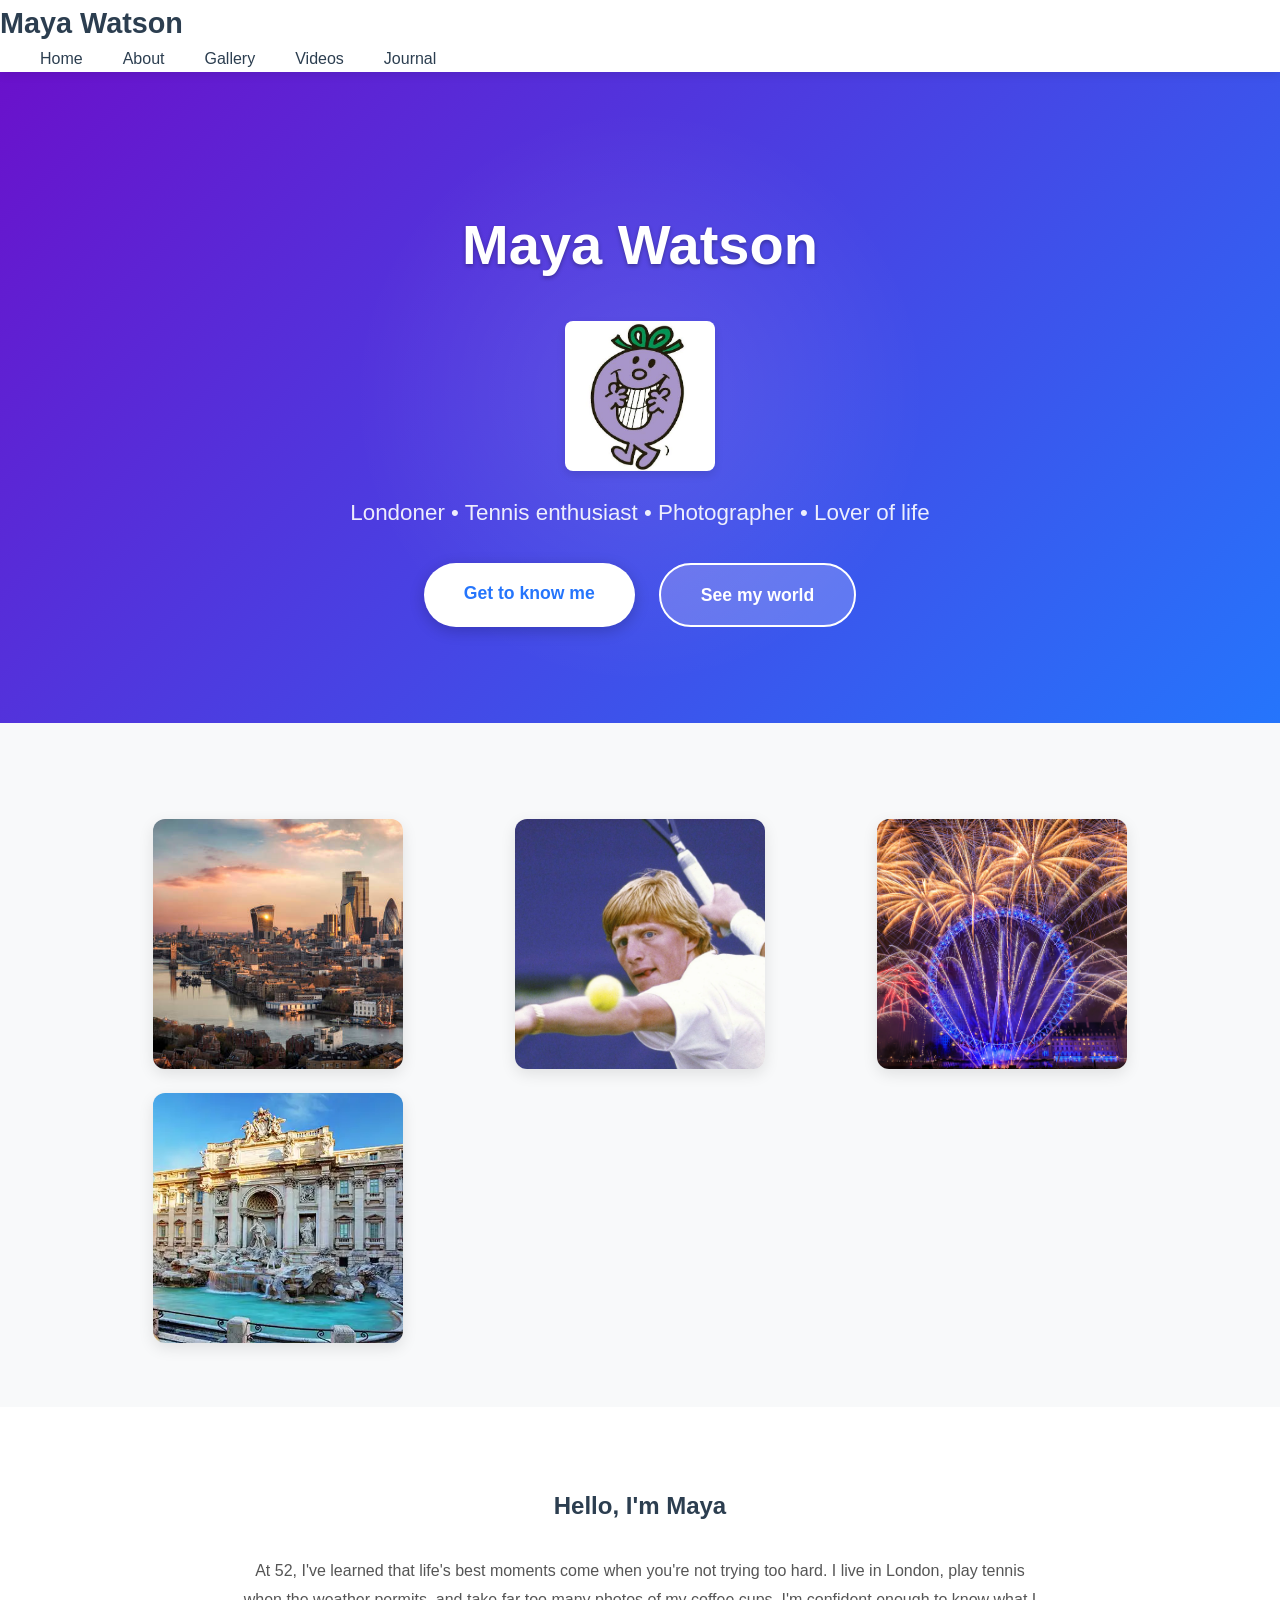
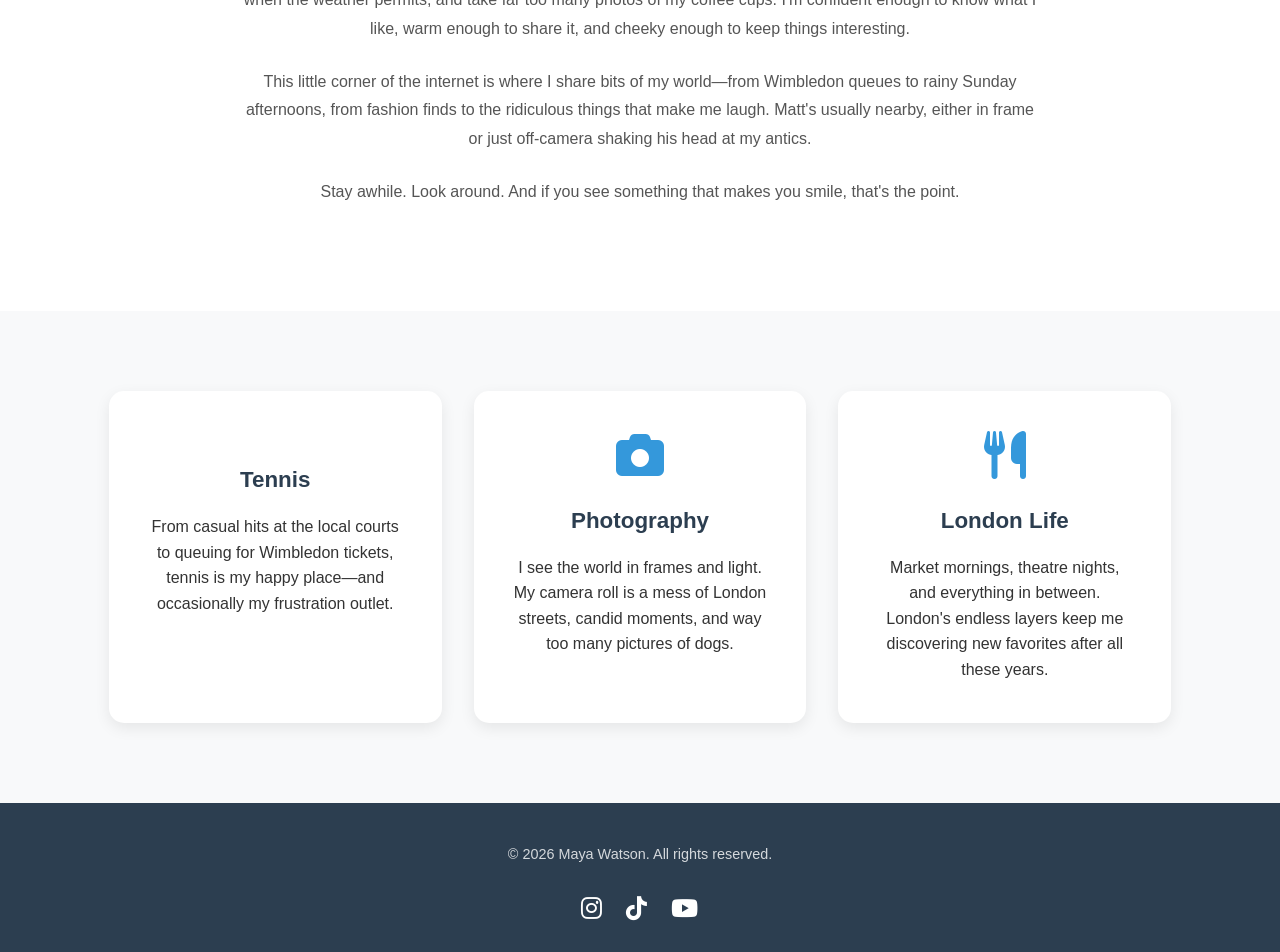
<file: index.html>
<!DOCTYPE html>
<html lang="en">
<head>
    <meta charset="UTF-8">
    <meta name="viewport" content="width=device-width, initial-scale=1.0">
    <meta name="description" content="Personal website of Maya Watson, a London-based tennis enthusiast and photographer.">
    <title>Maya Watson</title>
    <link rel="stylesheet" href="assets/css/style.css">
    <link rel="stylesheet" href="https://cdnjs.cloudflare.com/ajax/libs/font-awesome/6.4.0/css/all.min.css">
</head>
<body>
    <a href="#skip-target" class="skip-link">Skip to main content</a>
    <header>
        <nav>
            <div class="logo">Maya Watson</div>
            <ul class="nav-links">
                <li><a href="index.html">Home</a></li>
                <li><a href="about.html">About</a></li>
                <li><a href="gallery.html">Gallery</a></li>
                <li><a href="videos.html">Videos</a></li>
                <li><a href="journal.html">Journal</a></li>
            </ul>
            <div class="mobile-menu-icon">
                <i class="fas fa-bars"></i>
            </div>
        </nav>
        <div class="mobile-menu">
            <ul>
                <li><a href="index.html">Home</a></li>
                <li><a href="about.html">About</a></li>
                <li><a href="gallery.html">Gallery</a></li>
                <li><a href="videos.html">Videos</a></li>
                <li><a href="journal.html">Journal</a></li>
            </ul>
        </div>
    </header>
    <div id="skip-target"></div>

    <section class="hero fade-in-up delay-1">
        <div class="hero-content">
            <h1>Maya Watson</h1>
            <img src="assets/images/littlemissnaughty.jfif" alt="Little Miss Naughty" class="little-miss-image" loading="lazy">
                        <p class="tagline">Londoner • Tennis enthusiast • Photographer • Lover of life</p>
            <div class="hero-buttons">
                <a href="about.html" class="btn-primary">Get to know me</a>
                <a href="gallery.html" class="btn-secondary">See my world</a>
            </div>
        </div>
    </section>
        <section class="featured-images fade-in-up delay-2">
            <div class="container">
                <div class="images-grid">
                    <img src="assets/images/london.jpg" alt="London" class="featured-image" loading="lazy">
                    <img src="assets/images/boris.webp" alt="Boris" class="featured-image" loading="lazy">
                    <img src="assets/images/londonfireworks.jpg" alt="London Fireworks" class="featured-image" loading="lazy">
                    <img src="assets/images/trevi.jpg" alt="Trevi Fountain" class="featured-image" loading="lazy">
                </div>
            </div>
        </section>

        <section class="intro fade-in-up delay-3">
        <div class="container">
            <h2>Hello, I'm Maya</h2>
            <p>At 52, I've learned that life's best moments come when you're not trying too hard. I live in London, play tennis when the weather permits, and take far too many photos of my coffee cups. I'm confident enough to know what I like, warm enough to share it, and cheeky enough to keep things interesting.</p>
            <p>This little corner of the internet is where I share bits of my world—from Wimbledon queues to rainy Sunday afternoons, from fashion finds to the ridiculous things that make me laugh. Matt's usually nearby, either in frame or just off-camera shaking his head at my antics.</p>
            <p>Stay awhile. Look around. And if you see something that makes you smile, that's the point.</p>
        </div>
    </section>

    <section class="highlights fade-in-up delay-4">
        <div class="container">
            <div class="highlight-cards">
                <div class="card">
                    <i class="fas fa-tennis-ball highlight-icon"></i>
                    <h3>Tennis</h3>
                    <p>From casual hits at the local courts to queuing for Wimbledon tickets, tennis is my happy place—and occasionally my frustration outlet.</p>
                </div>
                <div class="card">
                    <i class="fas fa-camera highlight-icon"></i>
                    <h3>Photography</h3>
                    <p>I see the world in frames and light. My camera roll is a mess of London streets, candid moments, and way too many pictures of dogs.</p>
                </div>
                <div class="card">
                    <i class="fas fa-utensils highlight-icon"></i>
                    <h3>London Life</h3>
                    <p>Market mornings, theatre nights, and everything in between. London's endless layers keep me discovering new favorites after all these years.</p>
                </div>
            </div>
        </div>
    </section>

    <footer>
            <div class="container">
                <p>&copy; 2026 Maya Watson. All rights reserved.</p>
                            <div class="social-links">
                                                  <a aria-label="Instagram" href="https://instagram.com/doggy142142"><i class="fab fa-instagram"></i></a>
   <a aria-label="TikTok" href="https://tiktok.com/@Mayaxxxx52"><i class="fab fa-tiktok"></i></a>
   <a aria-label="YouTube" href="https://youtube.com/@Mayaxxxx52"><i class="fab fa-youtube"></i></a>
                                        </div>
            </div>
    </footer>

    <script src="assets/js/main.js"></script>
</body>
</html>
</file>
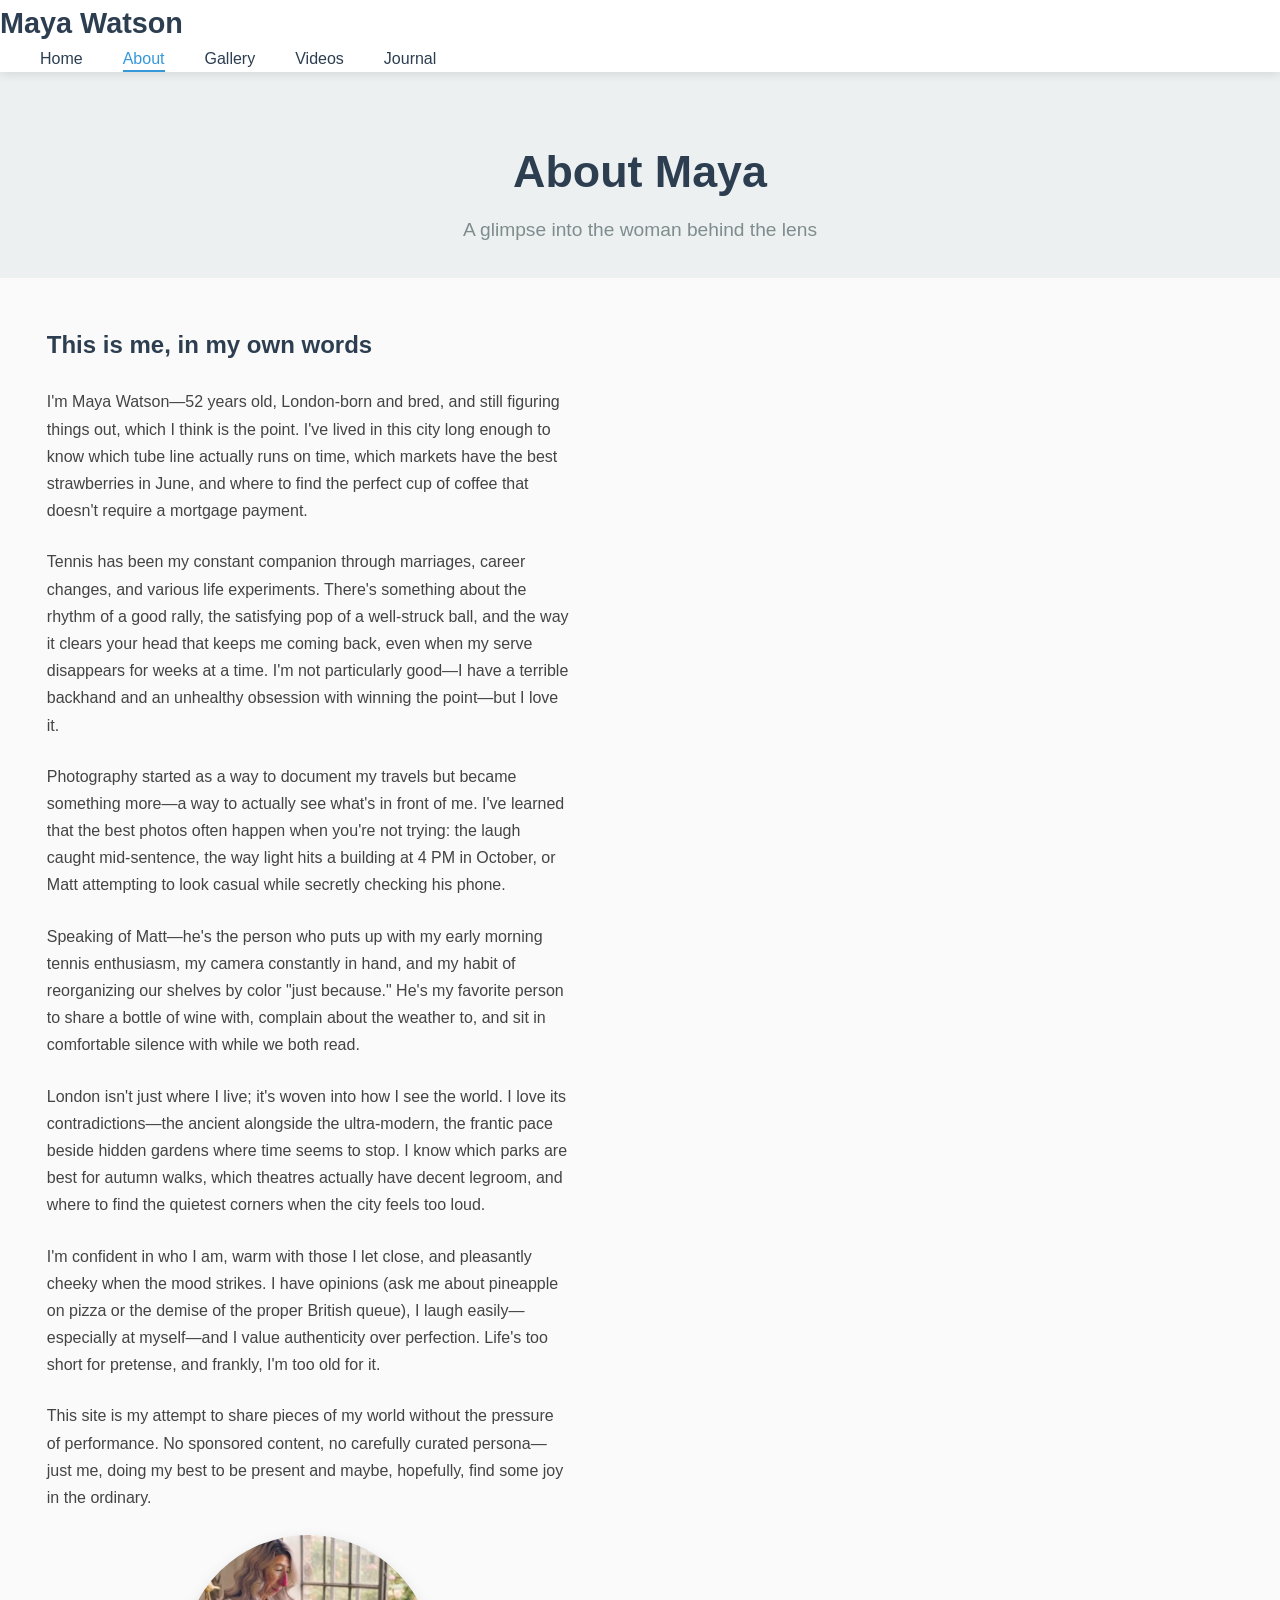
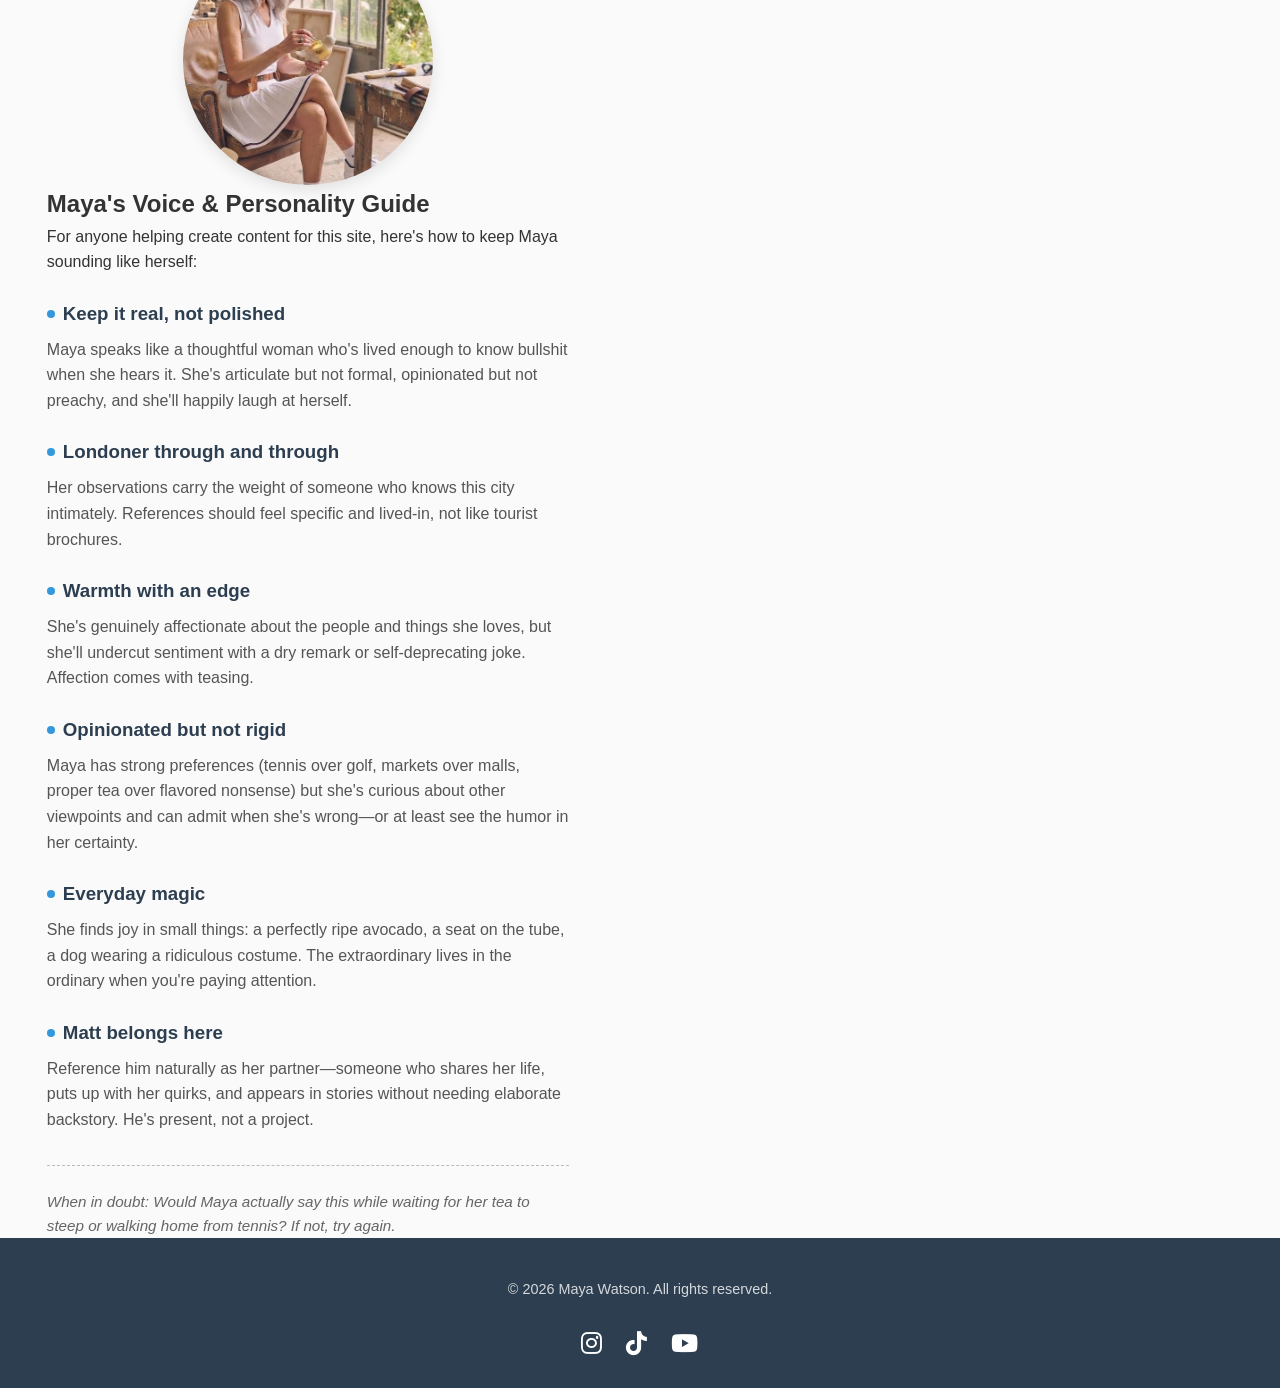
<file: about.html>
<!DOCTYPE html>
<html lang="en">
<head>
    <meta charset="UTF-8">
    <meta name="viewport" content="width=device-width, initial-scale=1.0">
    <meta name="description" content="About Maya Watson: Londoner, tennis player, photographer, and lover of life.">
    <title>About Maya Watson</title>
    <link rel="stylesheet" href="assets/css/style.css">
    <link rel="stylesheet" href="https://cdnjs.cloudflare.com/ajax/libs/font-awesome/6.4.0/css/all.min.css">
</head>
<body>
    <a href="#skip-target" class="skip-link">Skip to main content</a>
    <header>
        <nav>
            <div class="logo">Maya Watson</div>
            <ul class="nav-links">
                <li><a href="index.html">Home</a></li>
                <li><a href="about.html" class="active">About</a></li>
                <li><a href="gallery.html">Gallery</a></li>
                <li><a href="videos.html">Videos</a></li>
                <li><a href="journal.html">Journal</a></li>
            </ul>
            <div class="mobile-menu-icon">
                <i class="fas fa-bars"></i>
            </div>
        </nav>
        <div class="mobile-menu">
            <ul>
                <li><a href="index.html">Home</a></li>
                <li><a href="about.html">About</a></li>
                <li><a href="gallery.html">Gallery</a></li>
                <li><a href="videos.html">Videos</a></li>
                <li><a href="journal.html">Journal</a></li>
            </ul>
        </div>
    </header>
    <div id="skip-target"></div>

    <section class="page-header fade-in-up delay-1">
        <div class="container">
            <h1>About Maya</h1>
            <p>A glimpse into the woman behind the lens</p>
        </div>
    </section>

    <section class="about-content fade-in-up delay-2">
        <div class="container">
            <div class="about-text">
                <h2>This is me, in my own words</h2>
                <p>I'm Maya Watson—52 years old, London-born and bred, and still figuring things out, which I think is the point. I've lived in this city long enough to know which tube line actually runs on time, which markets have the best strawberries in June, and where to find the perfect cup of coffee that doesn't require a mortgage payment.</p>
                <p>Tennis has been my constant companion through marriages, career changes, and various life experiments. There's something about the rhythm of a good rally, the satisfying pop of a well-struck ball, and the way it clears your head that keeps me coming back, even when my serve disappears for weeks at a time. I'm not particularly good—I have a terrible backhand and an unhealthy obsession with winning the point—but I love it.</p>
                <p>Photography started as a way to document my travels but became something more—a way to actually see what's in front of me. I've learned that the best photos often happen when you're not trying: the laugh caught mid-sentence, the way light hits a building at 4 PM in October, or Matt attempting to look casual while secretly checking his phone.</p>
                <p>Speaking of Matt—he's the person who puts up with my early morning tennis enthusiasm, my camera constantly in hand, and my habit of reorganizing our shelves by color "just because." He's my favorite person to share a bottle of wine with, complain about the weather to, and sit in comfortable silence with while we both read.</p>
                <p>London isn't just where I live; it's woven into how I see the world. I love its contradictions—the ancient alongside the ultra-modern, the frantic pace beside hidden gardens where time seems to stop. I know which parks are best for autumn walks, which theatres actually have decent legroom, and where to find the quietest corners when the city feels too loud.</p>
                <p>I'm confident in who I am, warm with those I let close, and pleasantly cheeky when the mood strikes. I have opinions (ask me about pineapple on pizza or the demise of the proper British queue), I laugh easily—especially at myself—and I value authenticity over perfection. Life's too short for pretense, and frankly, I'm too old for it.</p>
                <p>This site is my attempt to share pieces of my world without the pressure of performance. No sponsored content, no carefully curated persona—just me, doing my best to be present and maybe, hopefully, find some joy in the ordinary.</p>
            </div>
            <div class="about-image">
                <img src="assets/images/mayatennis.jfif" alt="Maya playing tennis" class="about-photo" loading="lazy">
            </div>
            <h2>Maya's Voice & Personality Guide</h2>
            <p>For anyone helping create content for this site, here's how to keep Maya sounding like herself:</p>
            <div class="voice-principles">
                <div class="principle">
                    <h3>Keep it real, not polished</h3>
                    <p>Maya speaks like a thoughtful woman who's lived enough to know bullshit when she hears it. She's articulate but not formal, opinionated but not preachy, and she'll happily laugh at herself.</p>
                </div>
                <div class="principle">
                    <h3>Londoner through and through</h3>
                    <p>Her observations carry the weight of someone who knows this city intimately. References should feel specific and lived-in, not like tourist brochures.</p>
                </div>
                <div class="principle">
                    <h3>Warmth with an edge</h3>
                    <p>She's genuinely affectionate about the people and things she loves, but she'll undercut sentiment with a dry remark or self-deprecating joke. Affection comes with teasing.</p>
                </div>
                <div class="principle">
                    <h3>Opinionated but not rigid</h3>
                    <p>Maya has strong preferences (tennis over golf, markets over malls, proper tea over flavored nonsense) but she's curious about other viewpoints and can admit when she's wrong—or at least see the humor in her certainty.</p>
                </div>
                <div class="principle">
                    <h3>Everyday magic</h3>
                    <p>She finds joy in small things: a perfectly ripe avocado, a seat on the tube, a dog wearing a ridiculous costume. The extraordinary lives in the ordinary when you're paying attention.</p>
                </div>
                <div class="principle">
                    <h3>Matt belongs here</h3>
                    <p>Reference him naturally as her partner—someone who shares her life, puts up with her quirks, and appears in stories without needing elaborate backstory. He's present, not a project.</p>
                </div>
            </div>
            <p class="voice-note">When in doubt: Would Maya actually say this while waiting for her tea to steep or walking home from tennis? If not, try again.</p>
        </div>
    </section>

    <footer>
        <div class="container">
            <p>&copy; 2026 Maya Watson. All rights reserved.</p>
                        <div class="social-links">
                      <a aria-label="Instagram" href="https://instagram.com/doggy142142"><i class="fab fa-instagram"></i></a>
   <a aria-label="TikTok" href="https://tiktok.com/@Mayaxxxx52"><i class="fab fa-tiktok"></i></a>
   <a aria-label="YouTube" href="https://youtube.com/@Mayaxxxx52"><i class="fab fa-youtube"></i></a>
            </div>
        </div>
    </footer>

    <script src="assets/js/main.js"></script>
</body>
</html>
</file>
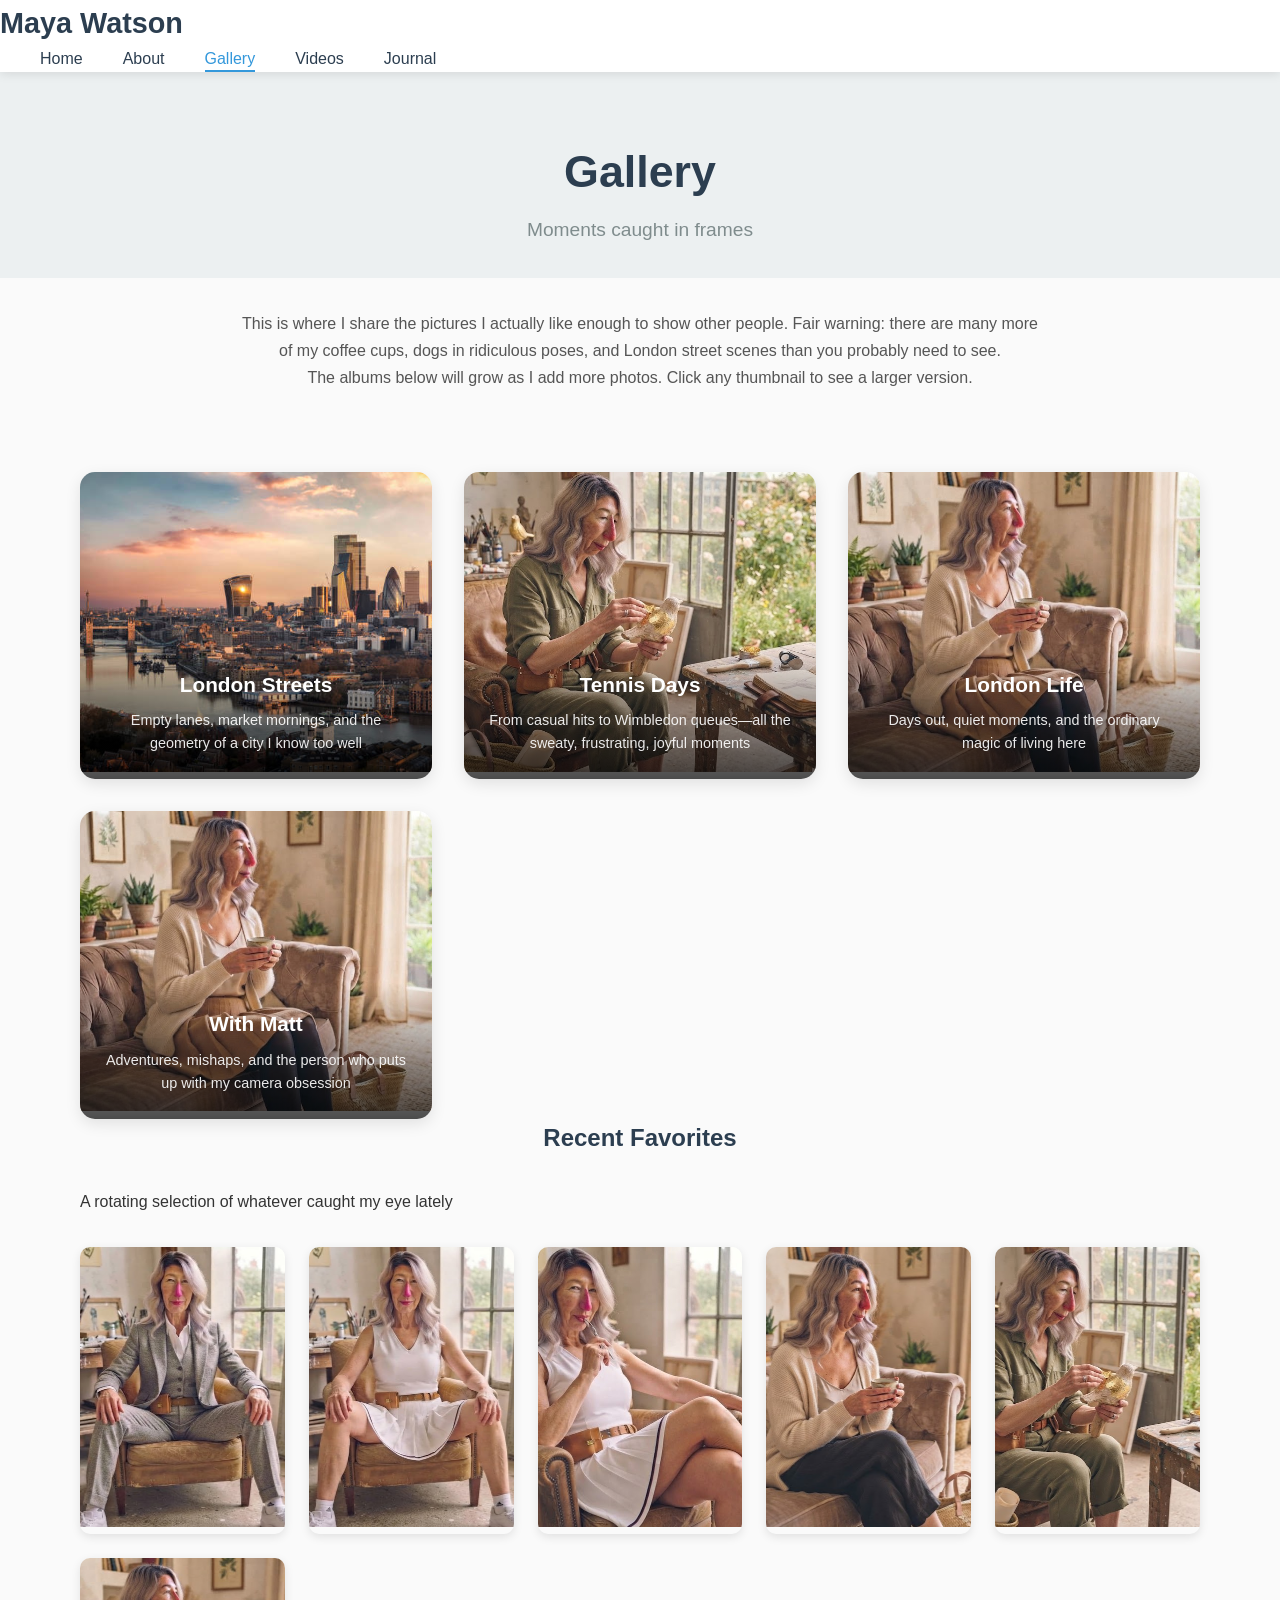
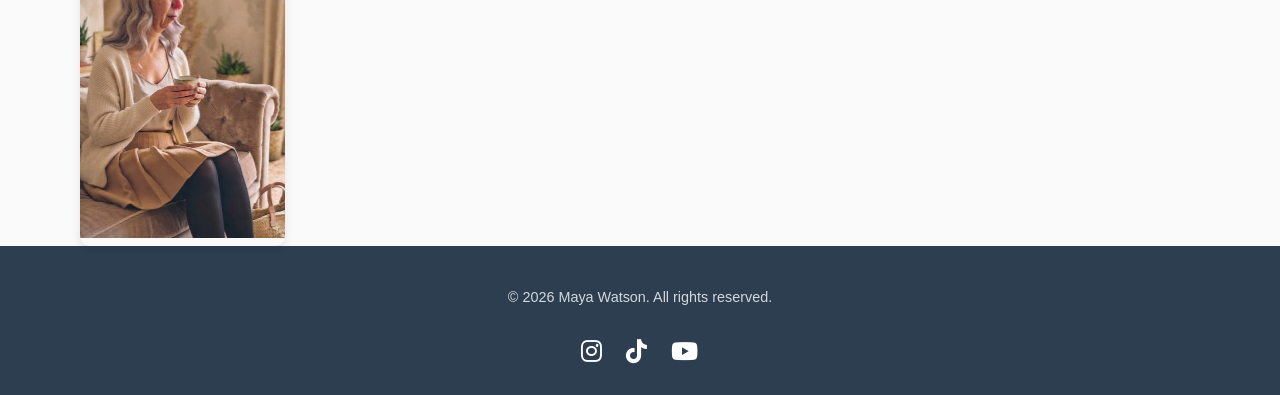
<file: gallery.html>
<!DOCTYPE html>
<html lang="en">
<head>
    <meta charset="UTF-8">
    <meta name="viewport" content="width=device-width, initial-scale=1.0">
    <meta name="description" content="Photo gallery of Maya Watson featuring London life, tennis, and personal moments.">
    <title>Maya's Gallery</title>
    <link rel="stylesheet" href="assets/css/style.css">
    <link rel="stylesheet" href="https://cdnjs.cloudflare.com/ajax/libs/font-awesome/6.4.0/css/all.min.css">
</head>
<body>
    <a href="#skip-target" class="skip-link">Skip to main content</a>
    <header>
        <nav>
            <div class="logo">Maya Watson</div>
            <ul class="nav-links">
                <li><a href="index.html">Home</a></li>
                <li><a href="about.html">About</a></li>
                <li><a href="gallery.html" class="active">Gallery</a></li>
                <li><a href="videos.html">Videos</a></li>
                <li><a href="journal.html">Journal</a></li>
            </ul>
            <div class="mobile-menu-icon">
                <i class="fas fa-bars"></i>
            </div>
        </nav>
        <div class="mobile-menu">
            <ul>
                <li><a href="index.html">Home</a></li>
                <li><a href="about.html">About</a></li>
                <li><a href="gallery.html">Gallery</a></li>
                <li><a href="videos.html">Videos</a></li>
                <li><a href="journal.html">Journal</a></li>
            </ul>
        </div>
    </header>
    <div id="skip-target"></div>

    <section class="page-header fade-in-up delay-1">
        <div="container">
            <h1>Gallery</h1>
            <p>Moments caught in frames</p>
        </div>
    </section>

    <section class="gallery-intro fade-in-up delay-2">
        <div class="container">
            <p>This is where I share the pictures I actually like enough to show other people. Fair warning: there are many more of my coffee cups, dogs in ridiculous poses, and London street scenes than you probably need to see.</p>
            <p>The albums below will grow as I add more photos. Click any thumbnail to see a larger version.</p>
        </div>
    </section>

    <section class="albums fade-in-up delay-3">
        <div class="container">
            <div class="album-grid">
                <div class="album">
                    <img src="assets/images/london.jpg" alt="London Streets" loading="lazy">
                    <div class="album-overlay">
                        <h3>London Streets</h3>
                        <p>Empty lanes, market mornings, and the geometry of a city I know too well</p>
                    </div>
                </div>
                <div class="album">
                    <img src="assets/images/maya444.jfif" alt="Tennis Days" loading="lazy">
                    <div class="album-overlay">
                        <h3>Tennis Days</h3>
                        <p>From casual hits to Wimbledon queues—all the sweaty, frustrating, joyful moments</p>
                    </div>
                </div>
                <div class="album">
                    <img src="assets/images/mayaathome.jfif" alt="London Life" loading="lazy">
                    <div class="album-overlay">
                        <h3>London Life</h3>
                        <p>Days out, quiet moments, and the ordinary magic of living here</p>
                    </div>
                </div>
                <div class="album">
                    <img src="assets/images/mayaathome.jfif" alt="With Matt" loading="lazy">
                    <div class="album-overlay">
                        <h3>With Matt</h3>
                        <p>Adventures, mishaps, and the person who puts up with my camera obsession</p>
                    </div>
                </div>
            </div>
        </div>
    </section>

    <section class="recent-photos fade-in-up delay-4">
        <div class="container">
            <h2>Recent Favorites</h2>
            <p>A rotating selection of whatever caught my eye lately</p>
            <div class="photo-grid">
                <div class="photo-item">
                    <img src="assets/images/d6007018-3c30-4d66-8452-2d74be034650.jfif" alt="London market morning" loading="lazy">
                    <div class="photo-overlay">
                        <h4>Borough Market, 8 AM</h4>
                        <p>When the stalls are just opening and you can actually move</p>
                    </div>
                </div>
                <div class="photo-item">
                    <img src="assets/images/81bc7f50-e137-4fae-8ca4-d9b8ce788219.jfif" alt="Tennis practice" loading="lazy">
                    <div class="photo-overlay">
                        <h4>Tuesday evening hit</h4>
                        <p>Forehand still needs work, but the light was perfect</p>
                    </div>
                </div>
                <div class="photo-item">
                    <img src="assets/images/38988429-7522-4b85-9733-74af9d703c23.jfif" alt="Flat lay coffee" loading="lazy">
                    <div class="photo-overlay">
                        <h4>Morning ritual</h4>
                        <p>Yes, I know it's basic. Yes, I still love it.</p>
                    </div>
                </div>
                <div class="photo-item">
                    <img src="assets/images/e9127780-a25d-4487-ab28-b148d53c87db.jfif" alt="Rainy London street" loading="lazy">
                    <div class="photo-overlay">
                        <h4>Westminster, drizzling</h4>
                        <p>Everything looks better when it's wet and reflective</p>
                    </div>
                </div>
                <div class="photo-item">
                    <img src="assets/images/maya444.jfif" alt="Tennis trophy" loading="lazy">
                    <div class="photo-overlay">
                        <h4>Participation medal</h4>
                        <p>Officially awarded for showing up and trying</p>
                    </div>
                </div>
                <div class="photo-item">
                    <img src="assets/images/mayaathome.jfif" alt="Bookshop find" loading="lazy">
                    <div class="photo-overlay">
                        <h4>Second-hand treasure</h4>
                        <p>Found this tucked behind the philosophy section</p>
                    </div>
                </div>
            </div>
        </div>
    </section>

    <footer>
        <div class="container">
            <p>&copy; 2026 Maya Watson. All rights reserved.</p>
                        <div class="social-links">
                      <a aria-label="Instagram" href="https://instagram.com/doggy142142"><i class="fab fa-instagram"></i></a>
   <a aria-label="TikTok" href="https://tiktok.com/@Mayaxxxx52"><i class="fab fa-tiktok"></i></a>
   <a aria-label="YouTube" href="https://youtube.com/@Mayaxxxx52"><i class="fab fa-youtube"></i></a>
            </div>
        </div>
    </footer>

    <script src="assets/js/main.js"></script>
</body>
</html>
</file>
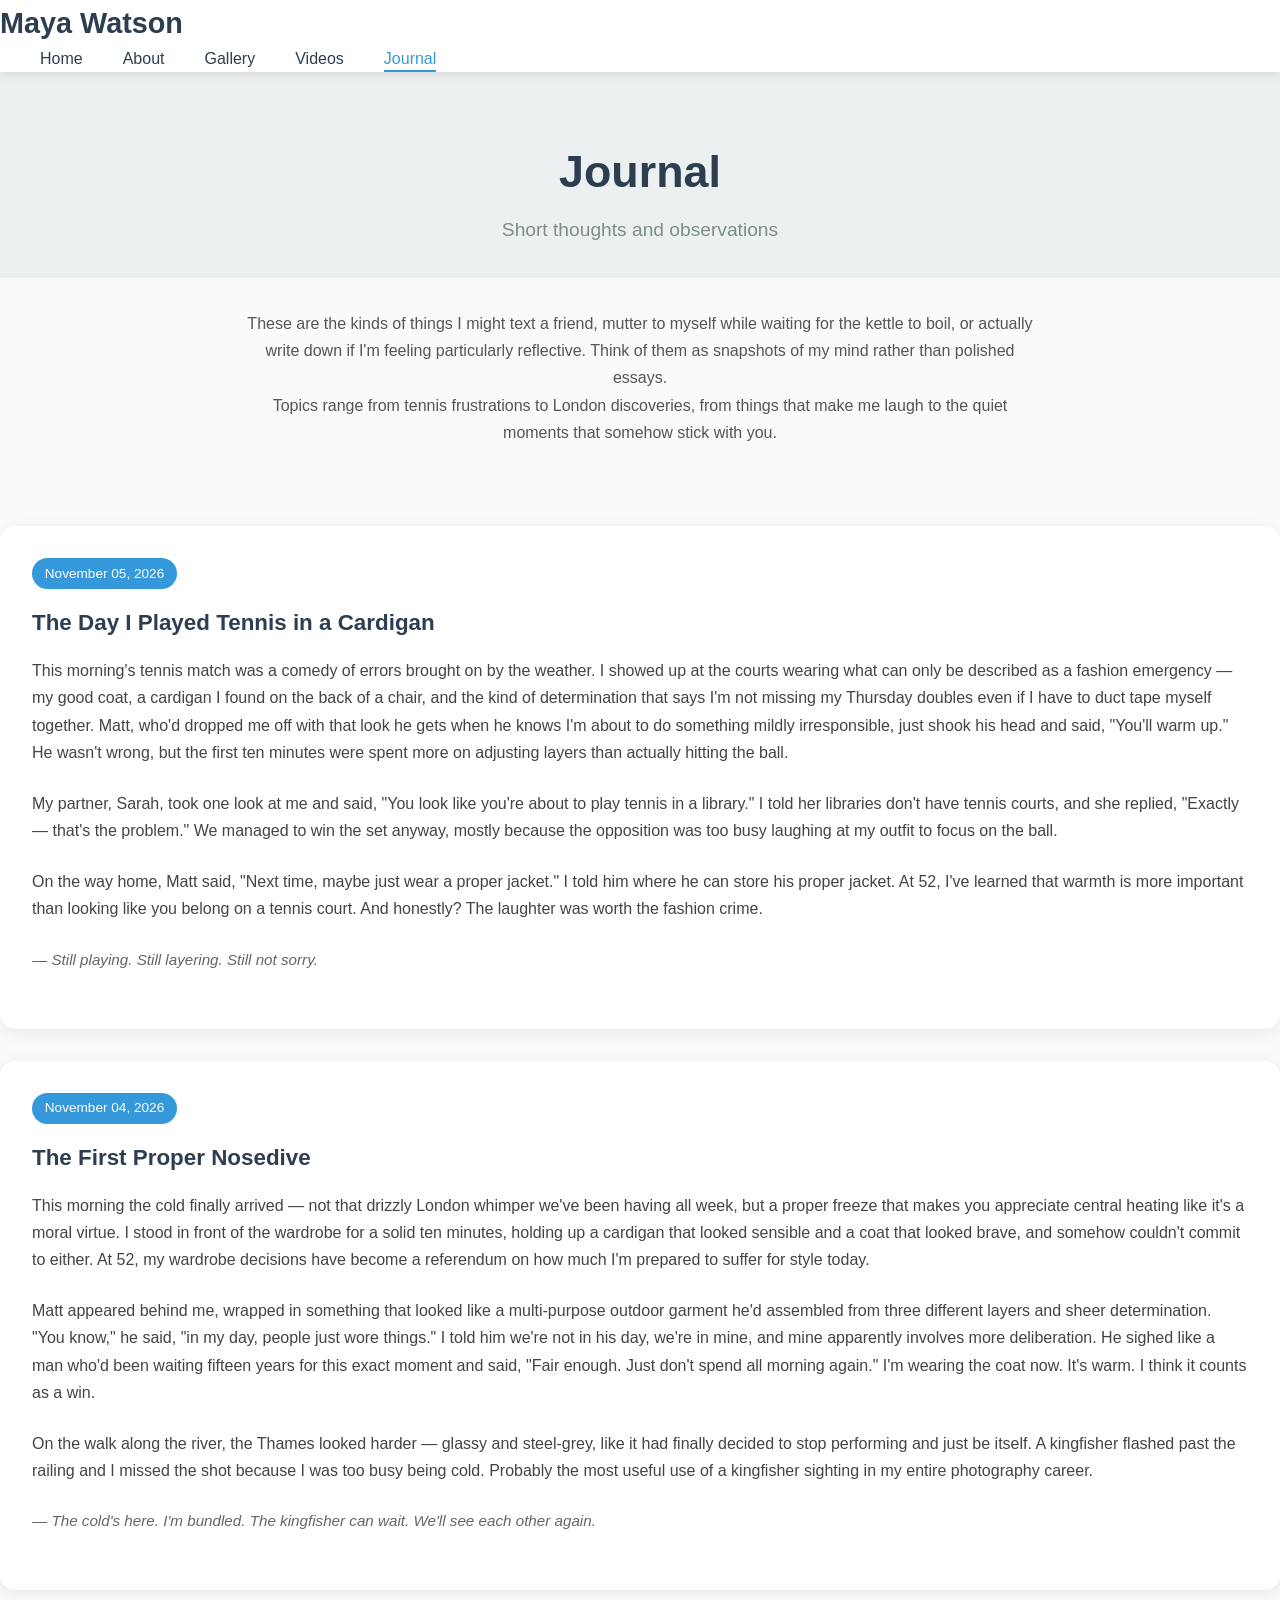
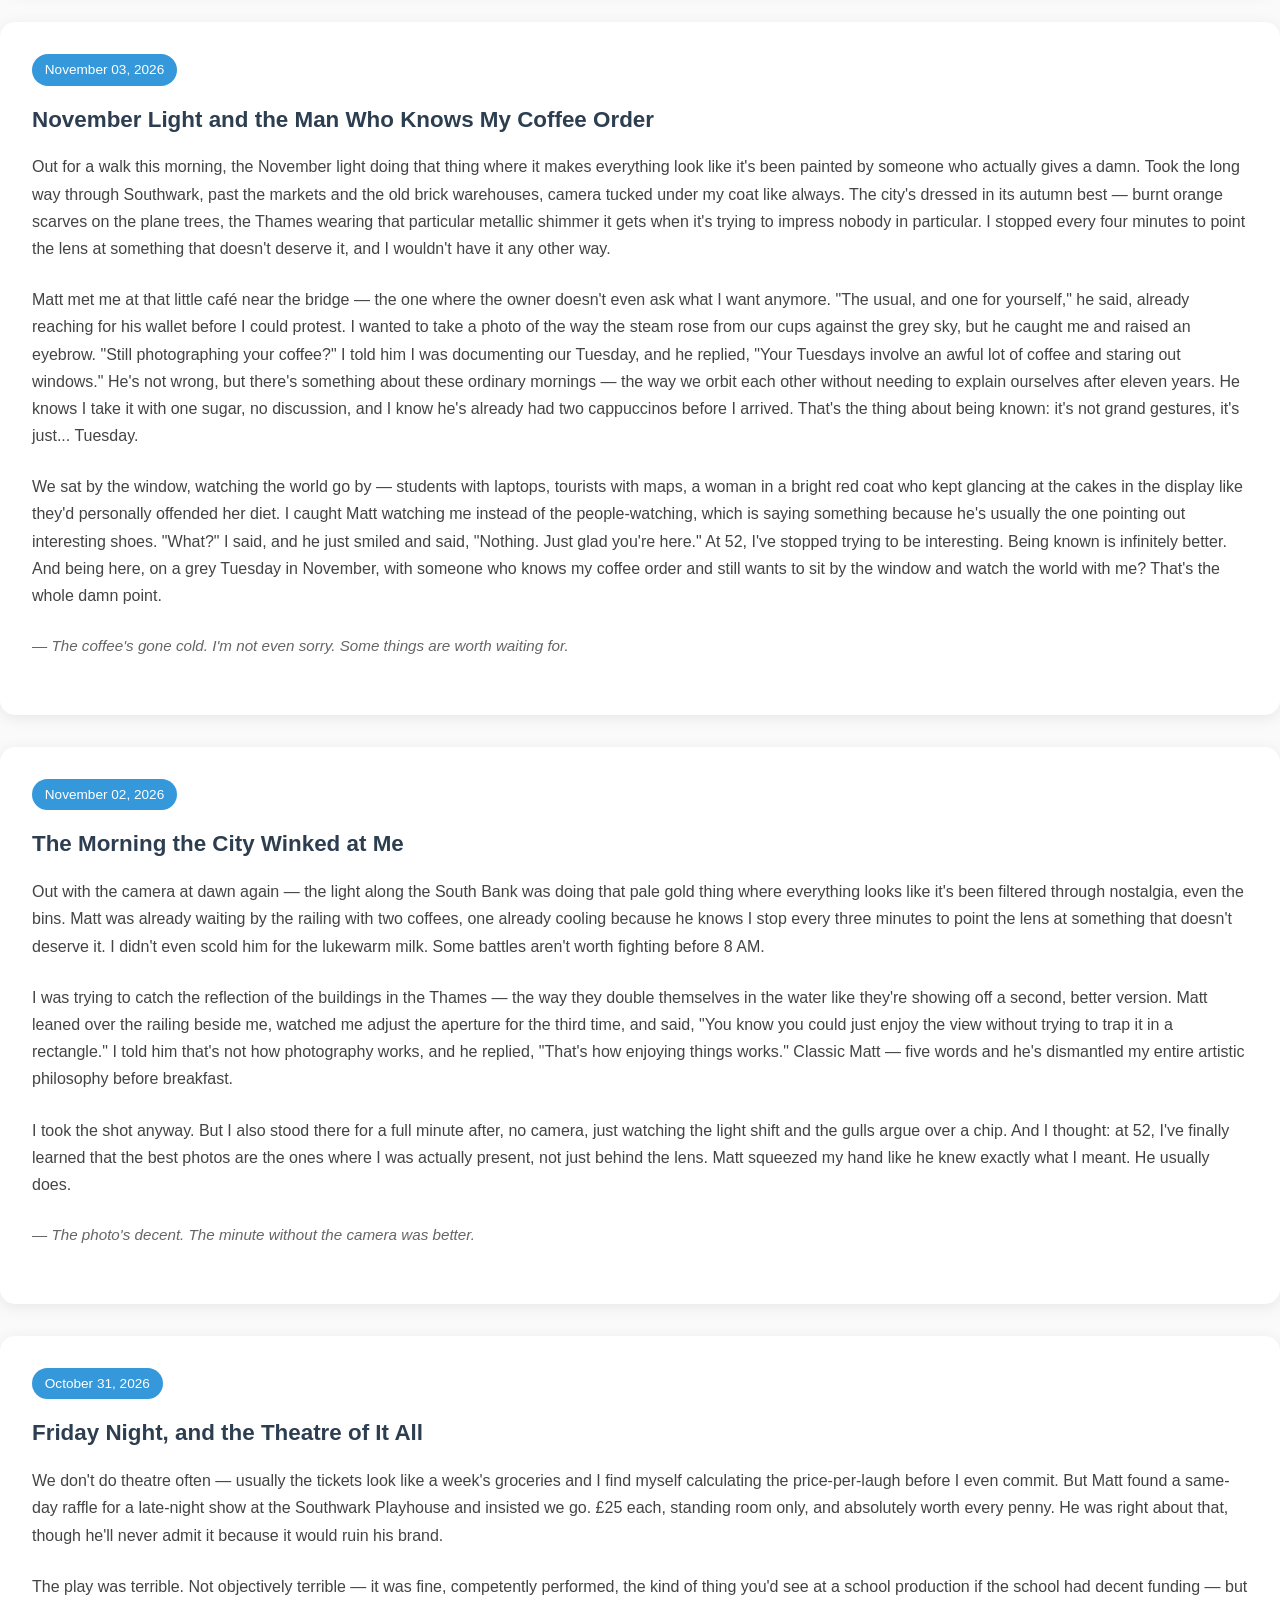
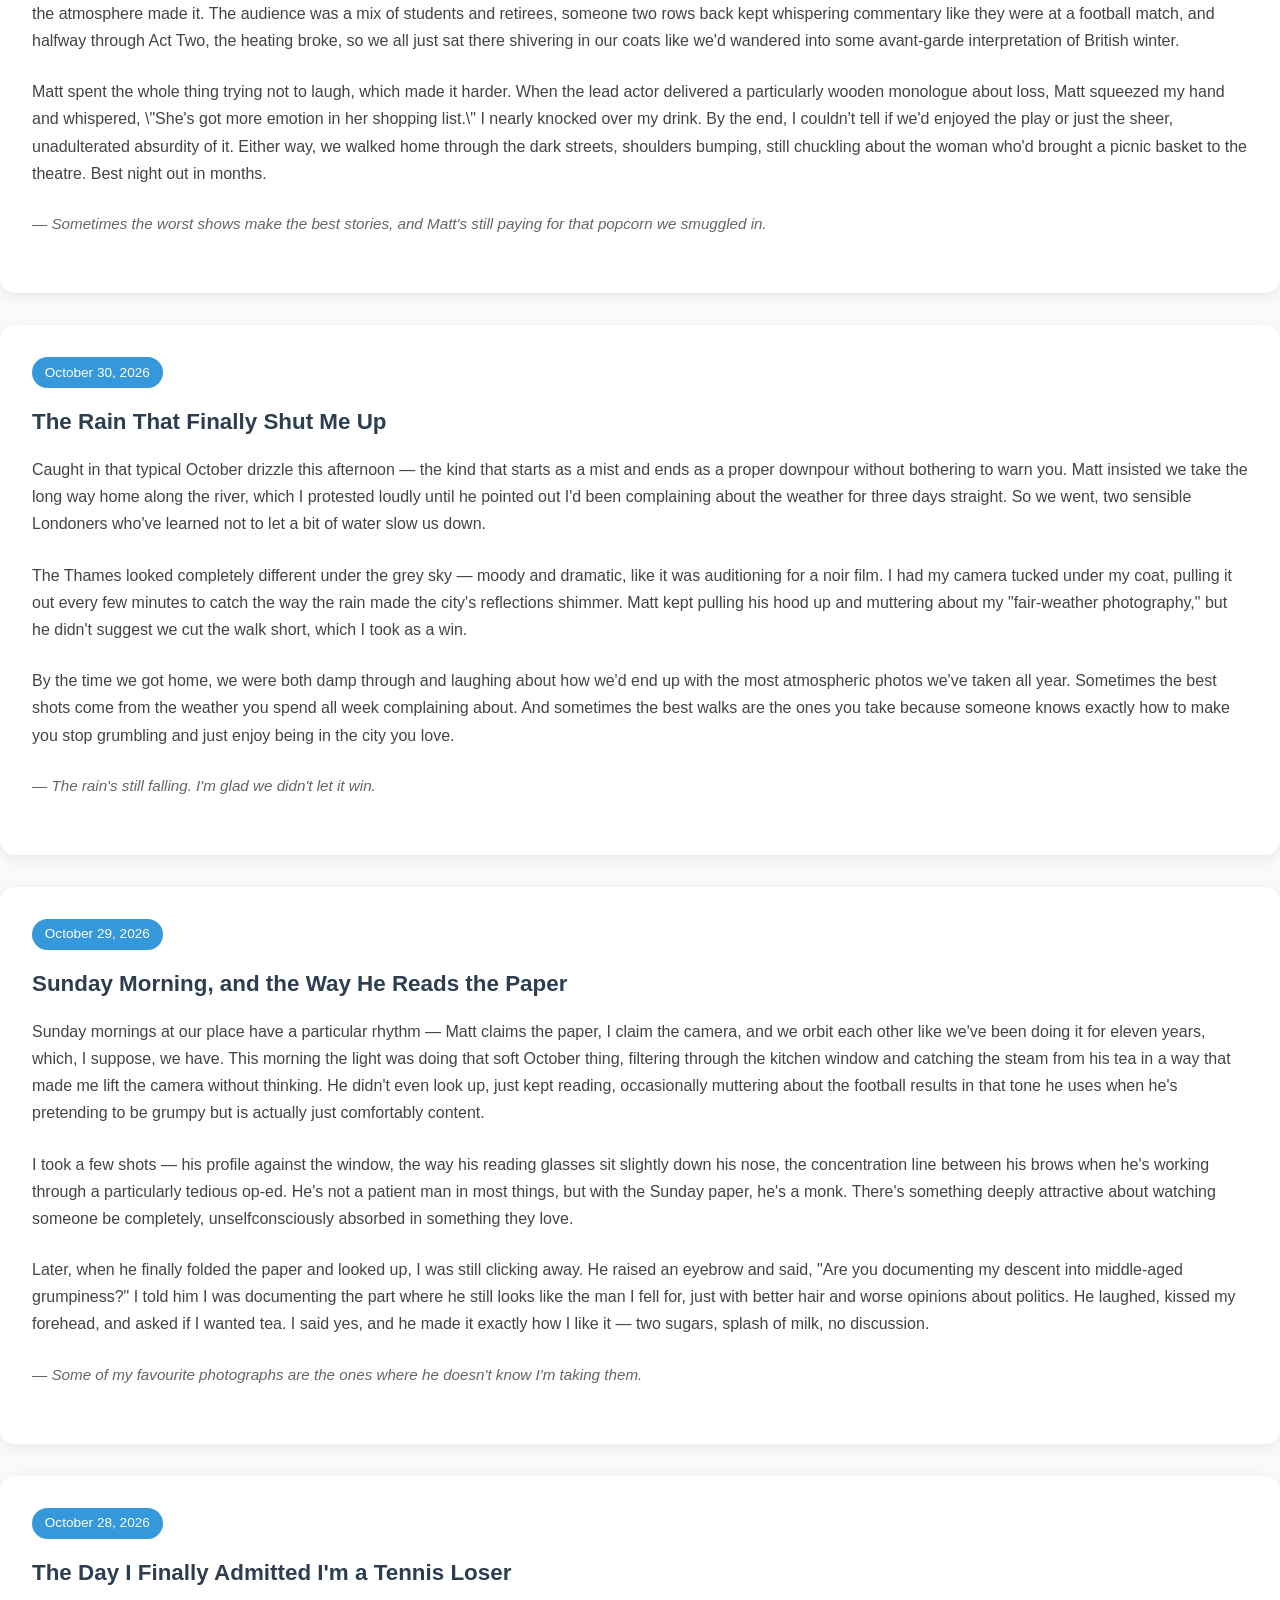
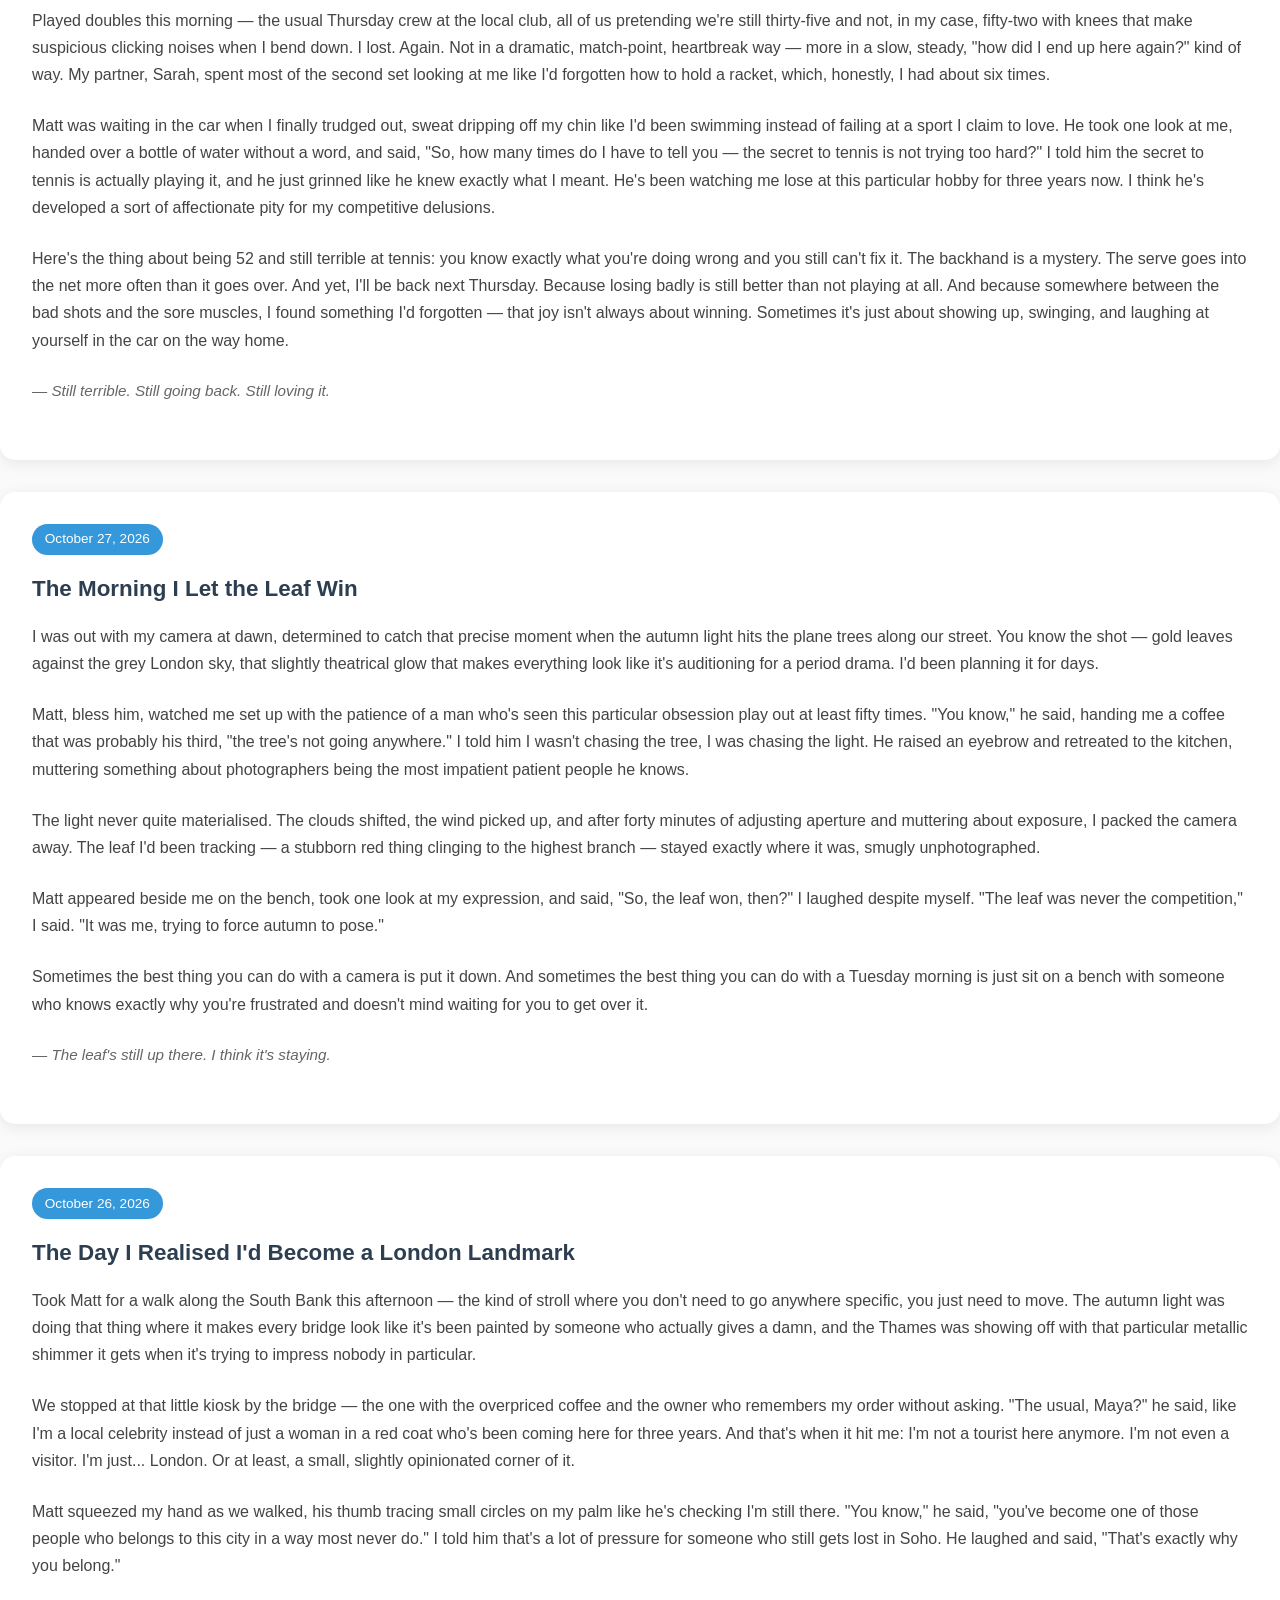
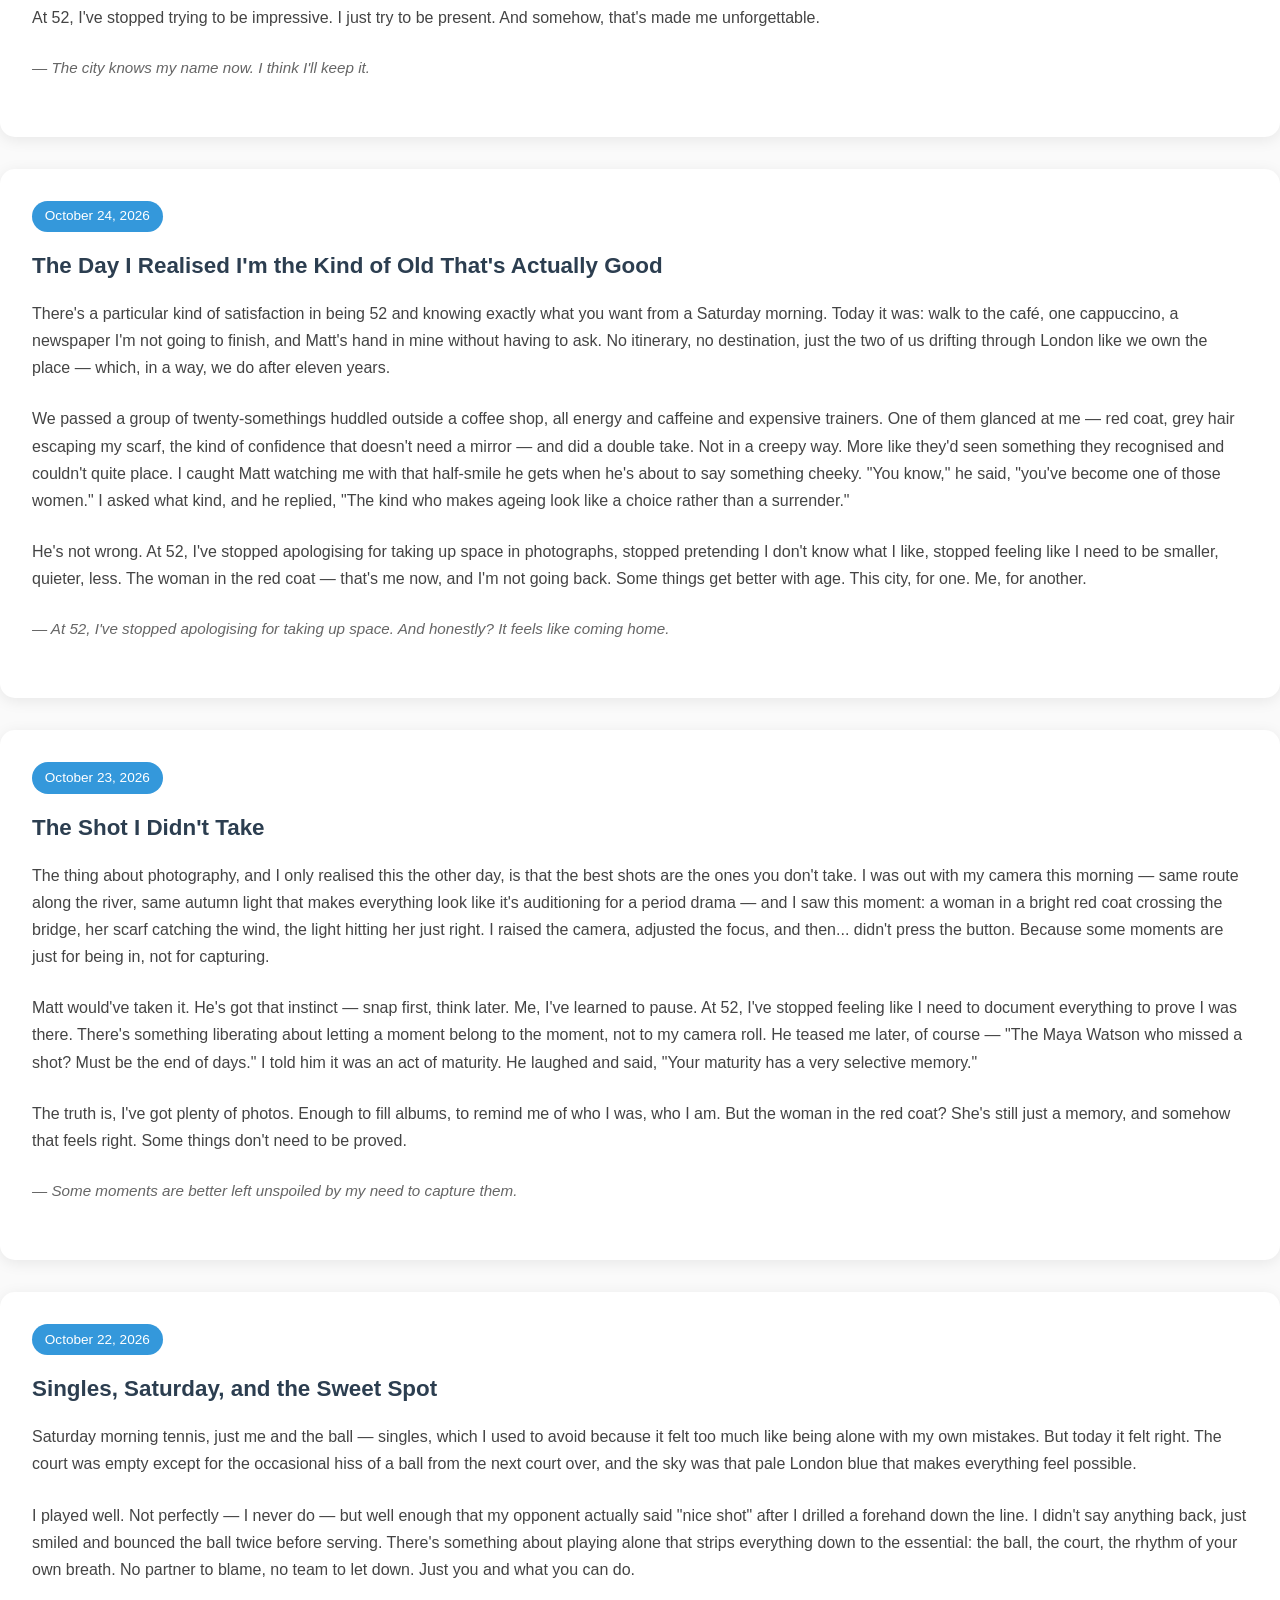
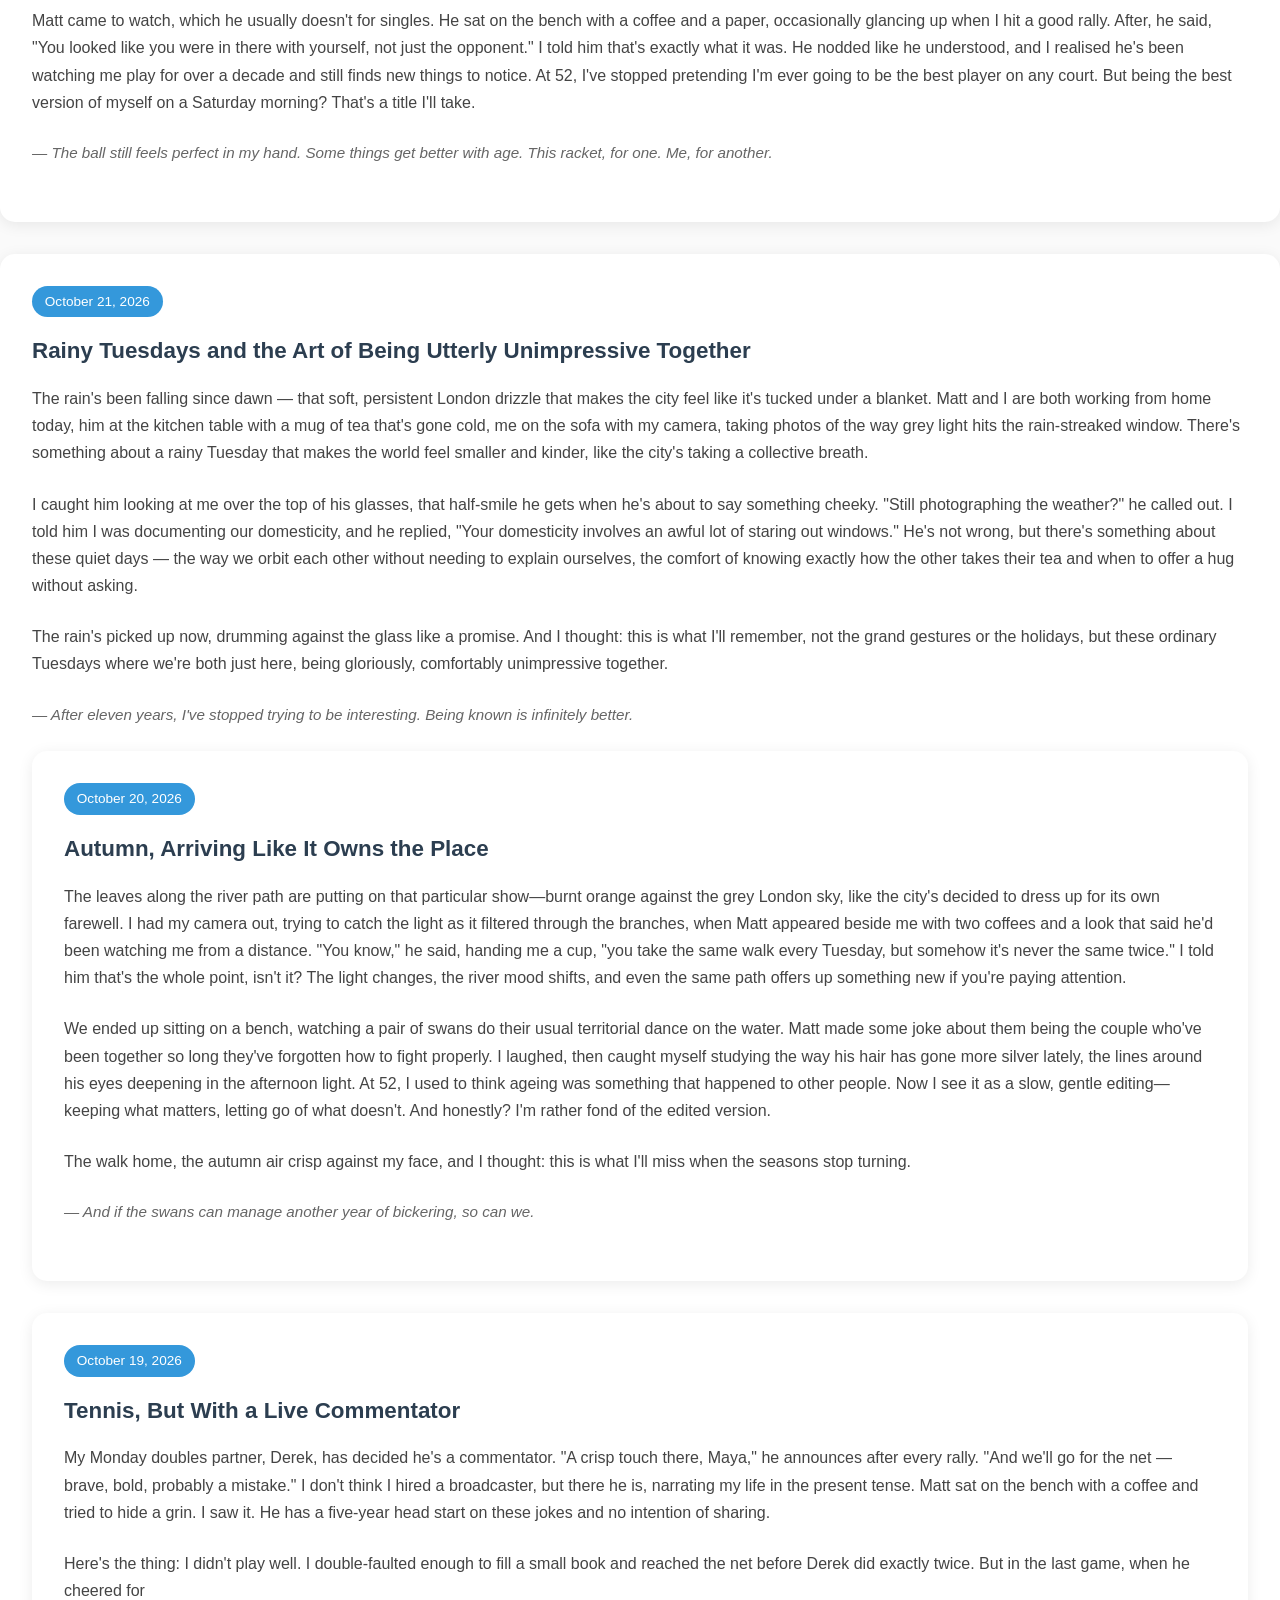
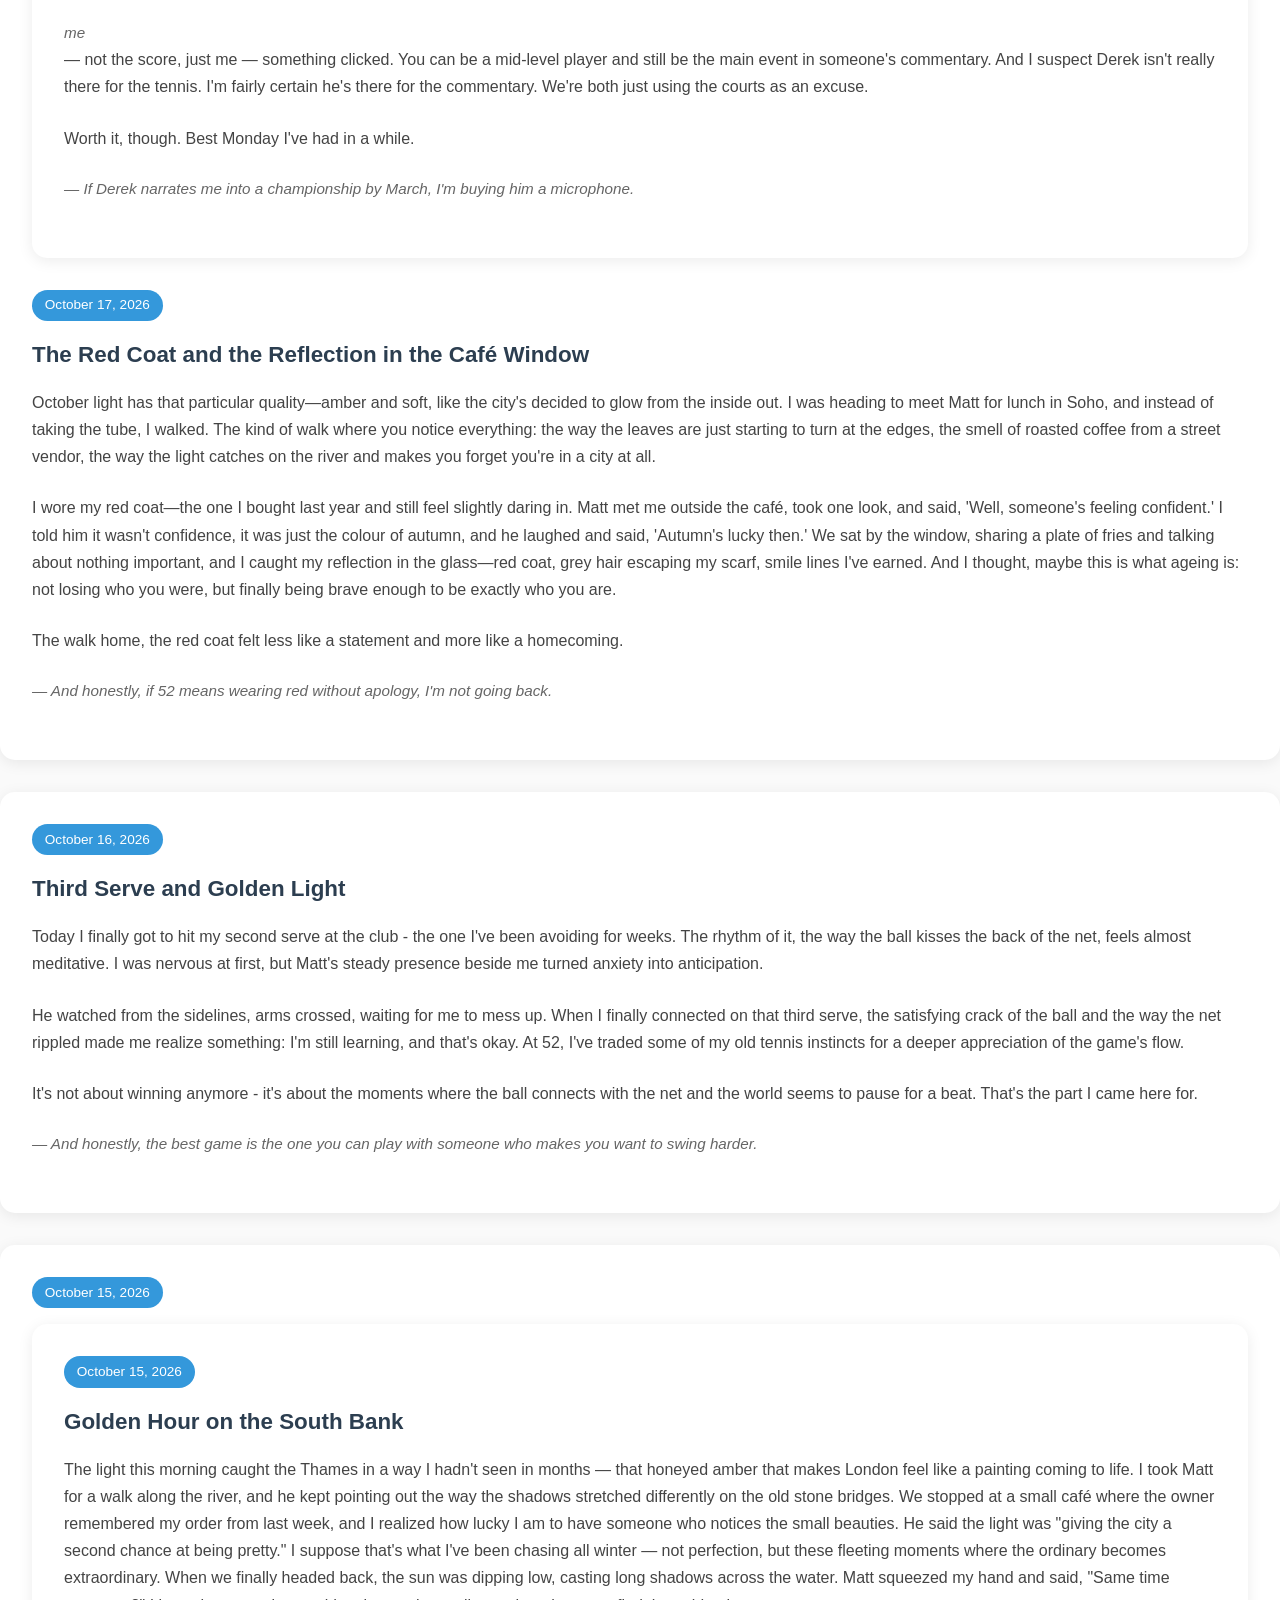
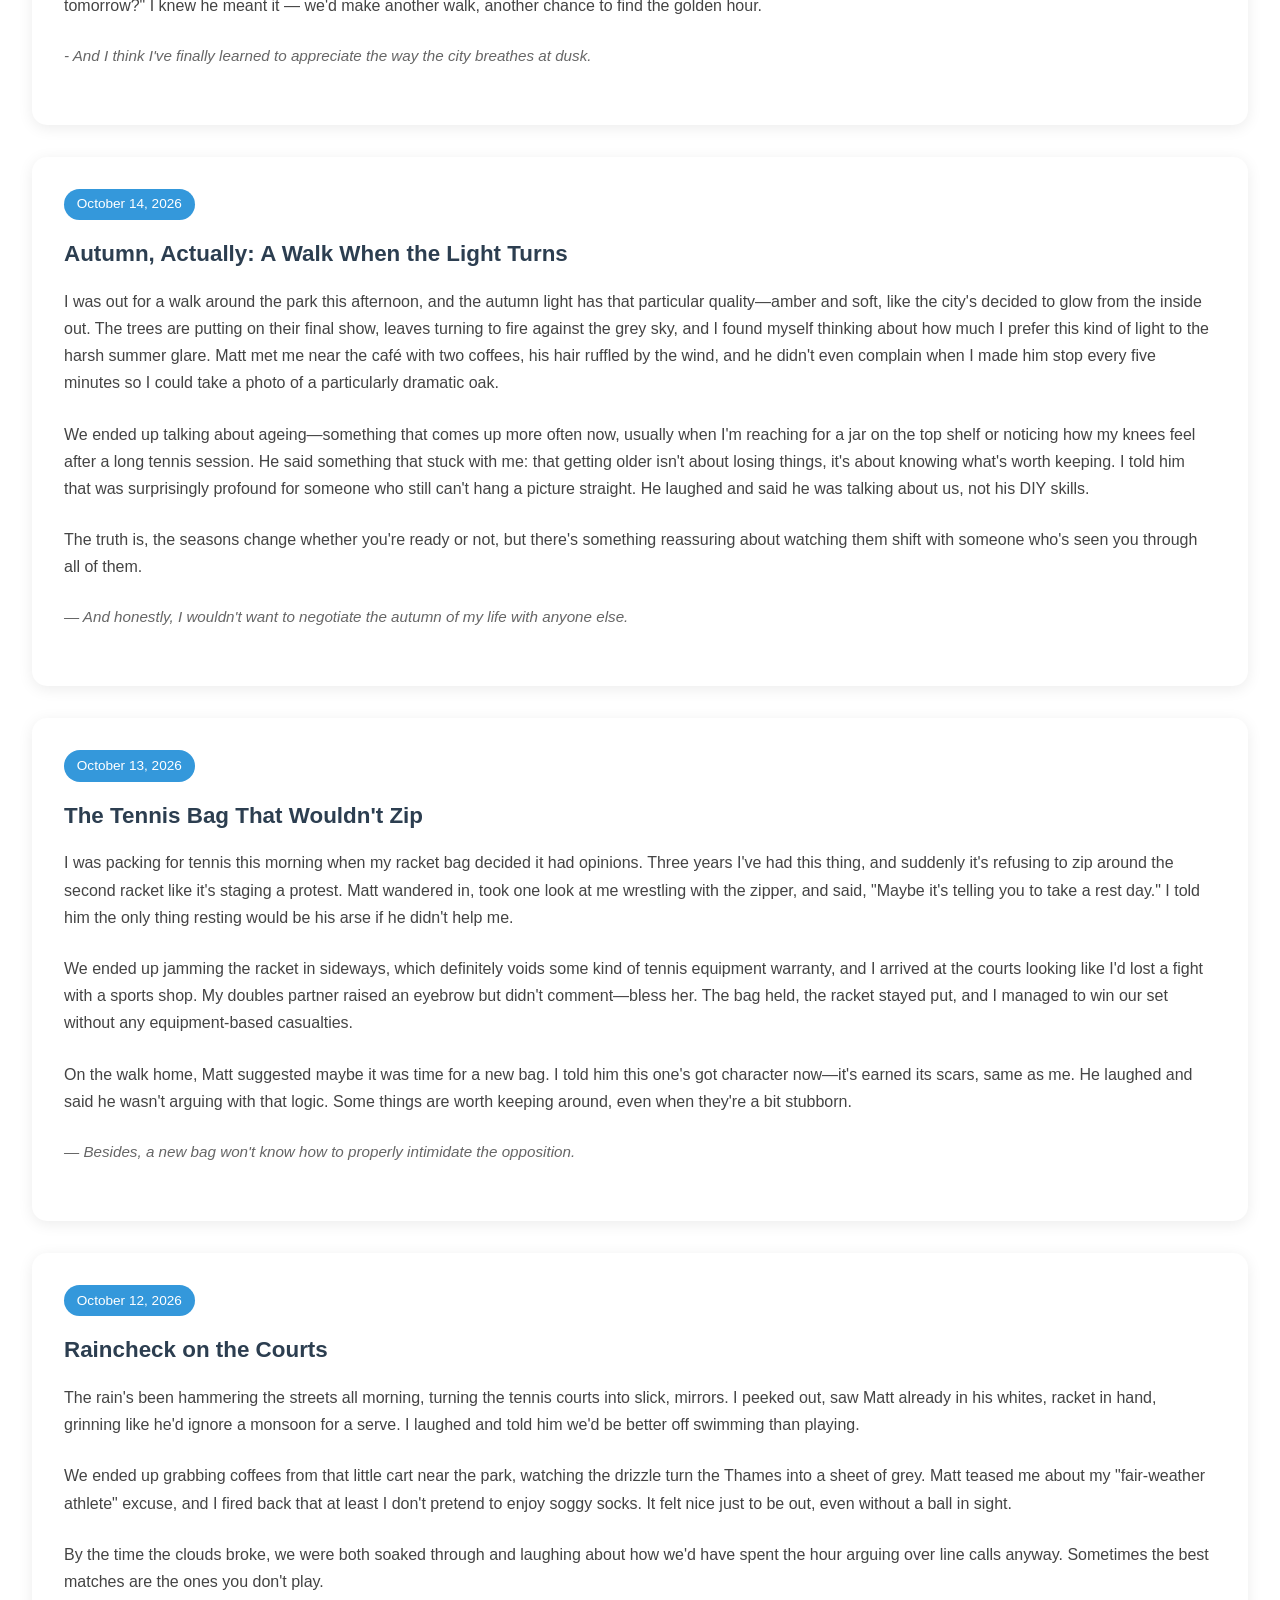
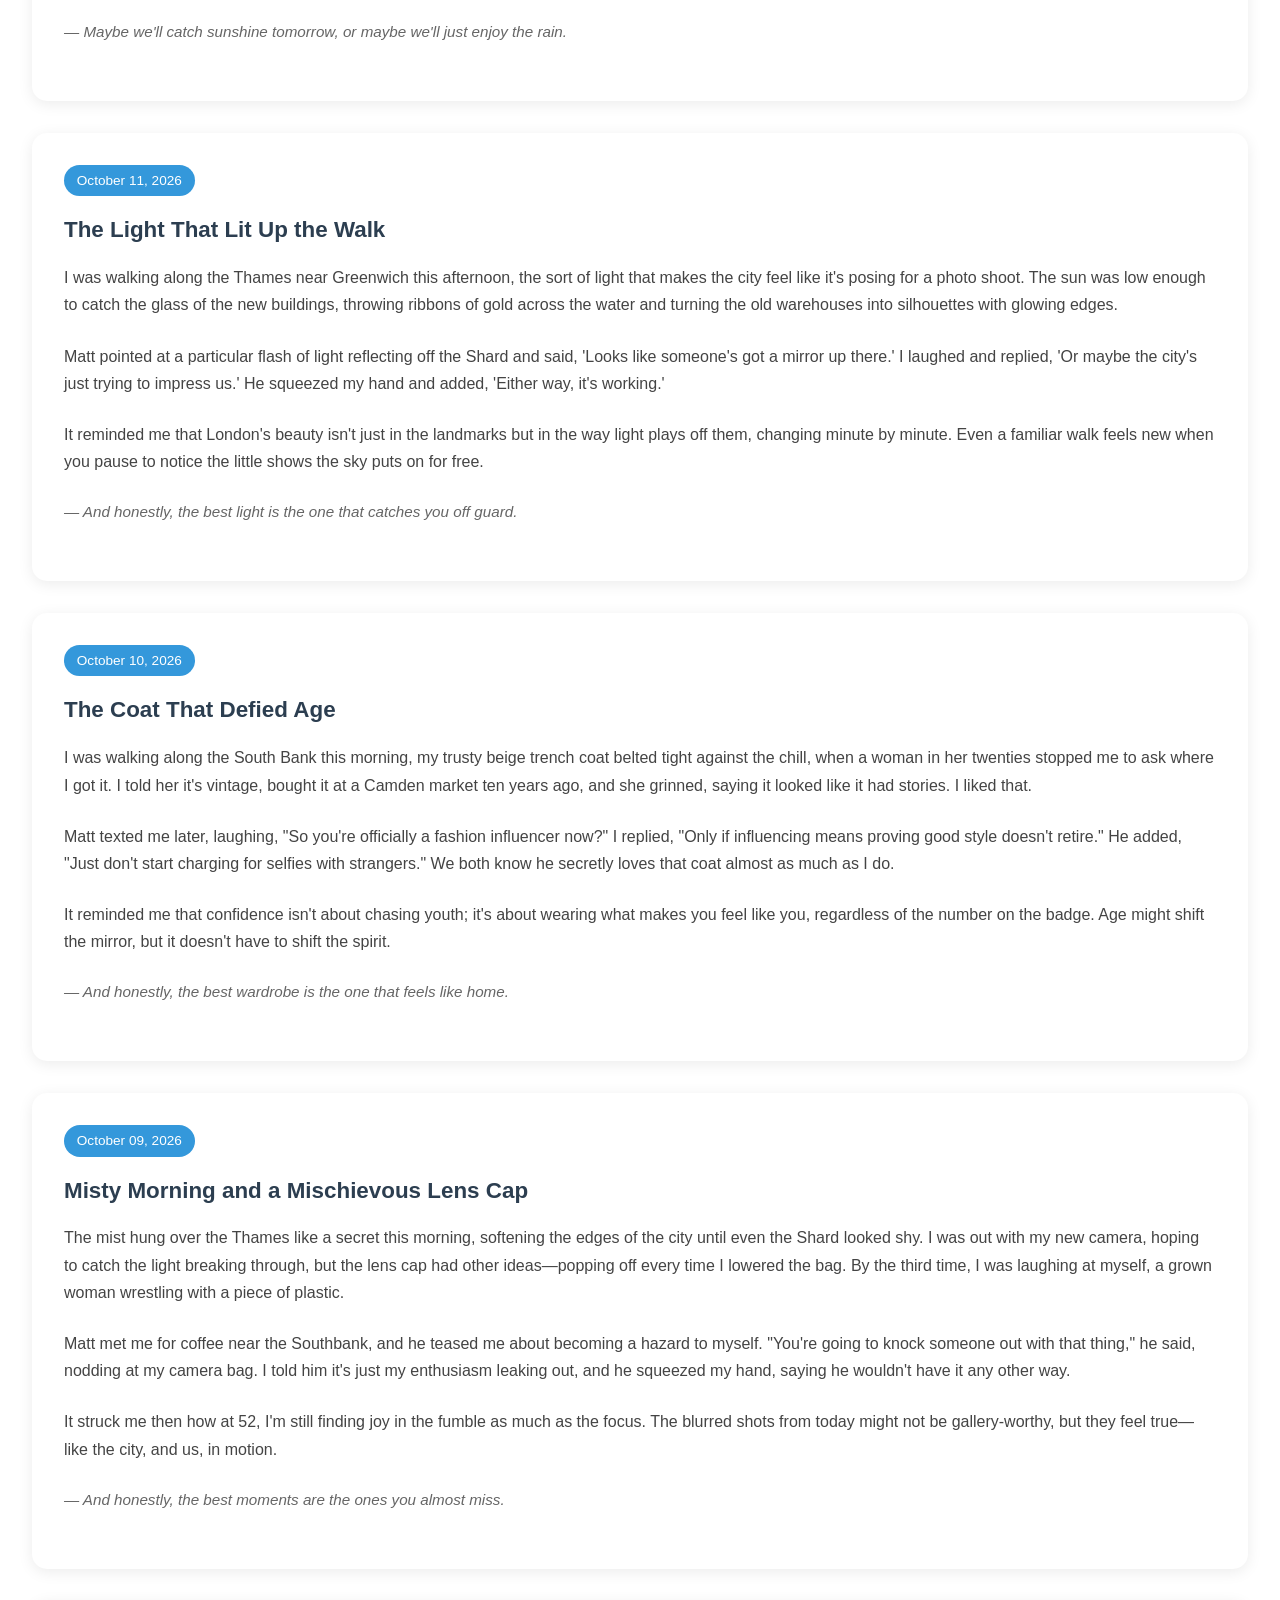
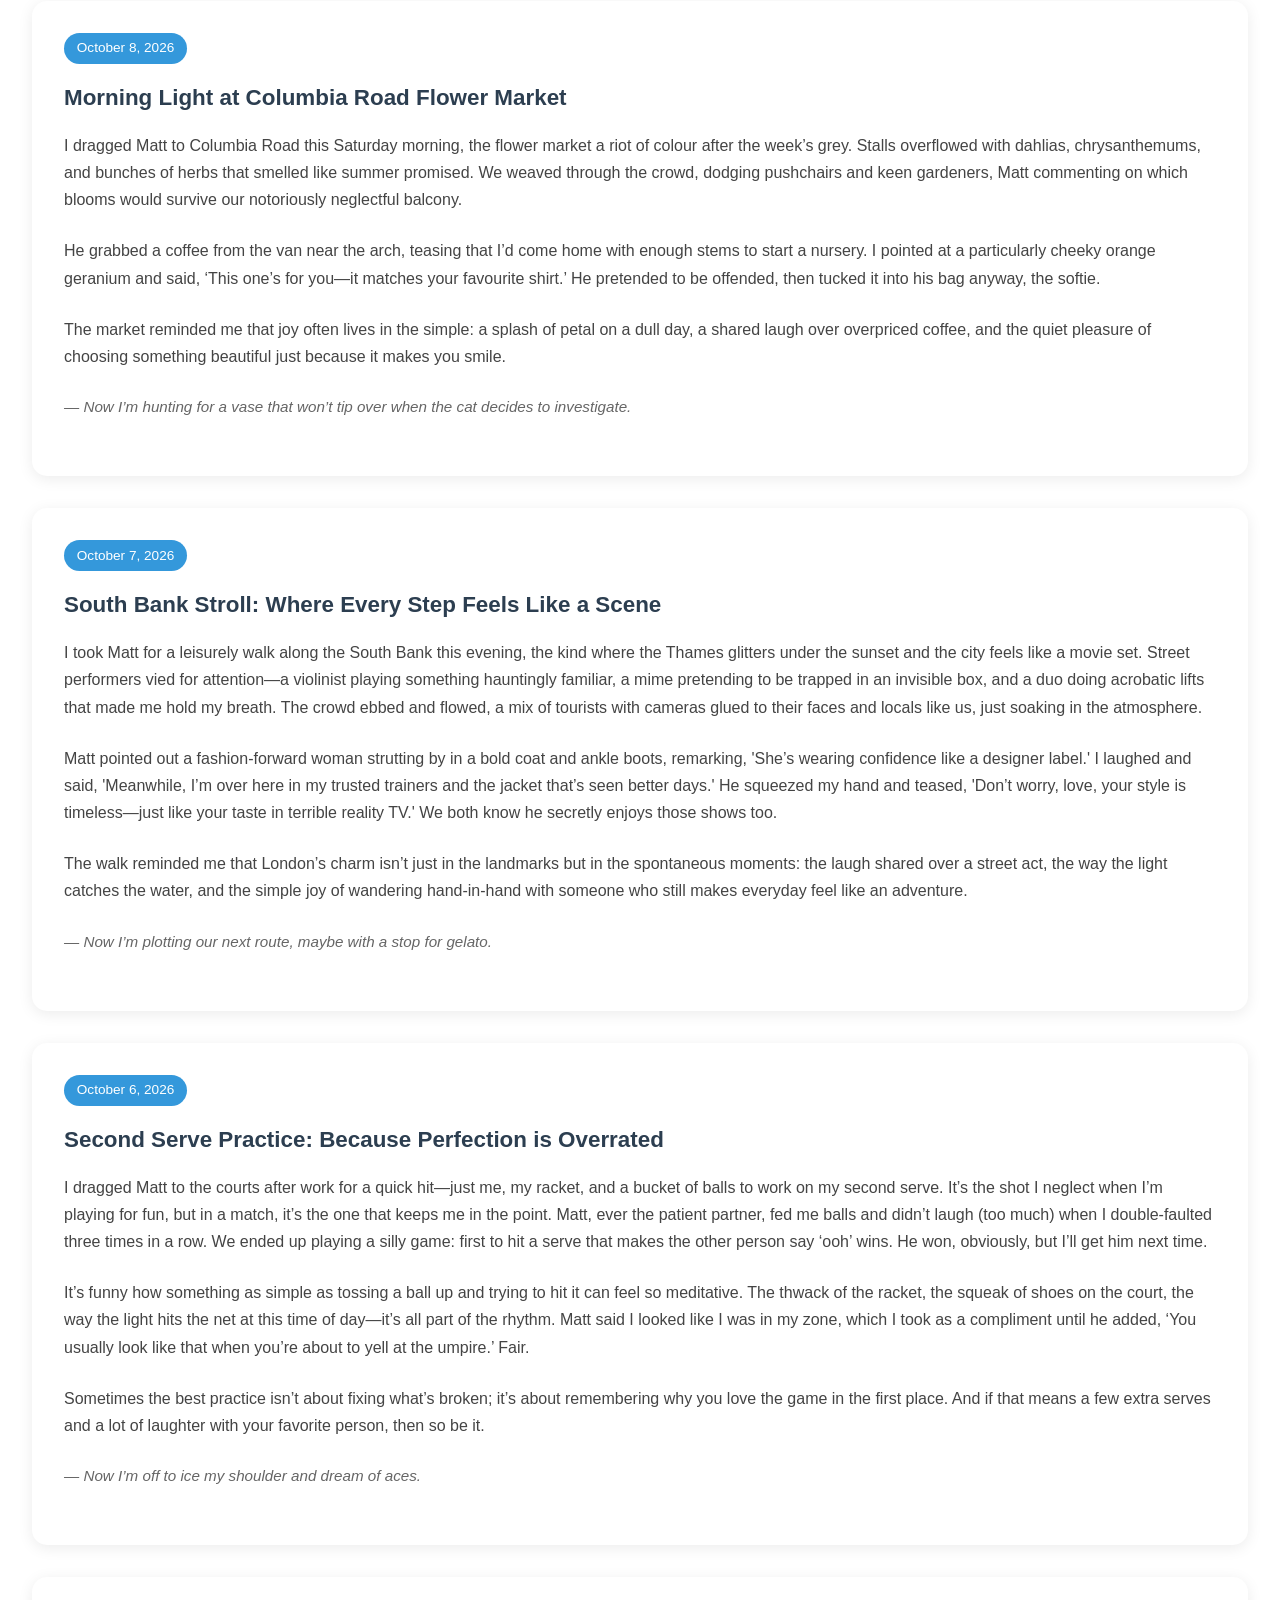
<file: journal.html>
<!DOCTYPE html>
<html lang="en">
<head>
    <meta charset="UTF-8">
    <meta name="viewport" content="width=device-width, initial-scale=1.0">
    <meta name="description" content="Journal entries from Maya Watson sharing thoughts on tennis, London, and daily life.">
    <title>Maya's Journal</title>
    <link rel="stylesheet" href="assets/css/style.css">
    <link rel="stylesheet" href="https://cdnjs.cloudflare.com/ajax/libs/font-awesome/6.4.0/css/all.min.css">
</head>
<body>
    <a href="#skip-target" class="skip-link">Skip to main content</a>
    <header>
        <nav>
            <div class="logo">Maya Watson</div>
            <ul class="nav-links">
                <li><a href="index.html">Home</a></li>
                <li><a href="about.html">About</a></li>
                <li><a href="gallery.html">Gallery</a></li>
                <li><a href="videos.html">Videos</a></li>
                <li><a href="journal.html" class="active">Journal</a></li>
            </ul>
            <div class="mobile-menu-icon">
                <i class="fas fa-bars"></i>
            </div>
        </nav>
        <div class="mobile-menu">
            <ul>
                <li><a href="index.html">Home</a></li>
                <li><a href="about.html">About</a></li>
                <li><a href="gallery.html">Gallery</a></li>
                <li><a href="videos.html">Videos</a></li>
                <li><a href="journal.html">Journal</a></li>
            </ul>
        </div>
    </header>
    <div id="skip-target"></div>

    <section class="page-header fade-in-up delay-1">
        <div class="container">
            <h1>Journal</h1>
            <p>Short thoughts and observations</p>
        </div>
    </section>

    <section class="journal-intro fade-in-up delay-2">
        <div class="container">
            <p>These are the kinds of things I might text a friend, mutter to myself while waiting for the kettle to boil, or actually write down if I'm feeling particularly reflective. Think of them as snapshots of my mind rather than polished essays.</p>
            <p>Topics range from tennis frustrations to London discoveries, from things that make me laugh to the quiet moments that somehow stick with you.</p>
        </div>
    </section>

        <section class="journal-posts">
                    <div class="post">
                        <div class="post-date">November 05, 2026</div>
                        <h3>The Day I Played Tennis in a Cardigan</h3>
                        <p>This morning's tennis match was a comedy of errors brought on by the weather. I showed up at the courts wearing what can only be described as a fashion emergency — my good coat, a cardigan I found on the back of a chair, and the kind of determination that says I'm not missing my Thursday doubles even if I have to duct tape myself together. Matt, who'd dropped me off with that look he gets when he knows I'm about to do something mildly irresponsible, just shook his head and said, "You'll warm up." He wasn't wrong, but the first ten minutes were spent more on adjusting layers than actually hitting the ball.</p>
                        <p>My partner, Sarah, took one look at me and said, "You look like you're about to play tennis in a library." I told her libraries don't have tennis courts, and she replied, "Exactly — that's the problem." We managed to win the set anyway, mostly because the opposition was too busy laughing at my outfit to focus on the ball.</p>
                        <p>On the way home, Matt said, "Next time, maybe just wear a proper jacket." I told him where he can store his proper jacket. At 52, I've learned that warmth is more important than looking like you belong on a tennis court. And honestly? The laughter was worth the fashion crime.</p>
                        <p><em>— Still playing. Still layering. Still not sorry.</em></p>
                    </div>
                            <div class="post">
                        <div class="post-date">November 04, 2026</div>
                        <h3>The First Proper Nosedive</h3>
                        <p>This morning the cold finally arrived — not that drizzly London whimper we've been having all week, but a proper freeze that makes you appreciate central heating like it's a moral virtue. I stood in front of the wardrobe for a solid ten minutes, holding up a cardigan that looked sensible and a coat that looked brave, and somehow couldn't commit to either. At 52, my wardrobe decisions have become a referendum on how much I'm prepared to suffer for style today.</p>
                        <p>Matt appeared behind me, wrapped in something that looked like a multi-purpose outdoor garment he'd assembled from three different layers and sheer determination. "You know," he said, "in my day, people just wore things." I told him we're not in his day, we're in mine, and mine apparently involves more deliberation. He sighed like a man who'd been waiting fifteen years for this exact moment and said, "Fair enough. Just don't spend all morning again." I'm wearing the coat now. It's warm. I think it counts as a win.</p>
                        <p>On the walk along the river, the Thames looked harder — glassy and steel-grey, like it had finally decided to stop performing and just be itself. A kingfisher flashed past the railing and I missed the shot because I was too busy being cold. Probably the most useful use of a kingfisher sighting in my entire photography career.</p>
                        <p><em>— The cold's here. I'm bundled. The kingfisher can wait. We'll see each other again.</em>
                    </div>
                    <div class="post">
                        <div class="post-date">November 03, 2026</div>
                        <h3>November Light and the Man Who Knows My Coffee Order</h3>
                        <p>Out for a walk this morning, the November light doing that thing where it makes everything look like it's been painted by someone who actually gives a damn. Took the long way through Southwark, past the markets and the old brick warehouses, camera tucked under my coat like always. The city's dressed in its autumn best — burnt orange scarves on the plane trees, the Thames wearing that particular metallic shimmer it gets when it's trying to impress nobody in particular. I stopped every four minutes to point the lens at something that doesn't deserve it, and I wouldn't have it any other way.</p>
                        <p>Matt met me at that little café near the bridge — the one where the owner doesn't even ask what I want anymore. &quot;The usual, and one for yourself,&quot; he said, already reaching for his wallet before I could protest. I wanted to take a photo of the way the steam rose from our cups against the grey sky, but he caught me and raised an eyebrow. &quot;Still photographing your coffee?&quot; I told him I was documenting our Tuesday, and he replied, &quot;Your Tuesdays involve an awful lot of coffee and staring out windows.&quot; He's not wrong, but there's something about these ordinary mornings — the way we orbit each other without needing to explain ourselves after eleven years. He knows I take it with one sugar, no discussion, and I know he's already had two cappuccinos before I arrived. That's the thing about being known: it's not grand gestures, it's just... Tuesday.</p>
                        <p>We sat by the window, watching the world go by — students with laptops, tourists with maps, a woman in a bright red coat who kept glancing at the cakes in the display like they'd personally offended her diet. I caught Matt watching me instead of the people-watching, which is saying something because he's usually the one pointing out interesting shoes. &quot;What?&quot; I said, and he just smiled and said, &quot;Nothing. Just glad you're here.&quot; At 52, I've stopped trying to be interesting. Being known is infinitely better. And being here, on a grey Tuesday in November, with someone who knows my coffee order and still wants to sit by the window and watch the world with me? That's the whole damn point.</p>
                        <p><em>— The coffee's gone cold. I'm not even sorry. Some things are worth waiting for.</em></p>
                    </div>
                                        <div class="post">
                            <div class="post-date">November 02, 2026</div>
                            <h3>The Morning the City Winked at Me</h3>
                            <p>Out with the camera at dawn again — the light along the South Bank was doing that pale gold thing where everything looks like it's been filtered through nostalgia, even the bins. Matt was already waiting by the railing with two coffees, one already cooling because he knows I stop every three minutes to point the lens at something that doesn't deserve it. I didn't even scold him for the lukewarm milk. Some battles aren't worth fighting before 8 AM.</p>
                            <p>I was trying to catch the reflection of the buildings in the Thames — the way they double themselves in the water like they're showing off a second, better version. Matt leaned over the railing beside me, watched me adjust the aperture for the third time, and said, "You know you could just enjoy the view without trying to trap it in a rectangle." I told him that's not how photography works, and he replied, "That's how enjoying things works." Classic Matt — five words and he's dismantled my entire artistic philosophy before breakfast.</p>
                            <p>I took the shot anyway. But I also stood there for a full minute after, no camera, just watching the light shift and the gulls argue over a chip. And I thought: at 52, I've finally learned that the best photos are the ones where I was actually present, not just behind the lens. Matt squeezed my hand like he knew exactly what I meant. He usually does.</p>
                            <p><em>— The photo's decent. The minute without the camera was better.</em>
                        </div>
                                <div class="post">
                            <div class="post-date">October 31, 2026</div>
                    <h3>Friday Night, and the Theatre of It All</h3>
                    <p>We don't do theatre often — usually the tickets look like a week's groceries and I find myself calculating the price-per-laugh before I even commit. But Matt found a same-day raffle for a late-night show at the Southwark Playhouse and insisted we go. £25 each, standing room only, and absolutely worth every penny. He was right about that, though he'll never admit it because it would ruin his brand.</p>
                    <p>The play was terrible. Not objectively terrible — it was fine, competently performed, the kind of thing you'd see at a school production if the school had decent funding — but the atmosphere made it. The audience was a mix of students and retirees, someone two rows back kept whispering commentary like they were at a football match, and halfway through Act Two, the heating broke, so we all just sat there shivering in our coats like we'd wandered into some avant-garde interpretation of British winter.</p>
                    <p>Matt spent the whole thing trying not to laugh, which made it harder. When the lead actor delivered a particularly wooden monologue about loss, Matt squeezed my hand and whispered, \"She's got more emotion in her shopping list.\" I nearly knocked over my drink. By the end, I couldn't tell if we'd enjoyed the play or just the sheer, unadulterated absurdity of it. Either way, we walked home through the dark streets, shoulders bumping, still chuckling about the woman who'd brought a picnic basket to the theatre. Best night out in months.</p>
                    <p><em>— Sometimes the worst shows make the best stories, and Matt's still paying for that popcorn we smuggled in.</em></p>
                </div>
                        <div class="post">
                    <div class="post-date">October 30, 2026</div>
            <h3>The Rain That Finally Shut Me Up</h3>
            <p>Caught in that typical October drizzle this afternoon — the kind that starts as a mist and ends as a proper downpour without bothering to warn you. Matt insisted we take the long way home along the river, which I protested loudly until he pointed out I'd been complaining about the weather for three days straight. So we went, two sensible Londoners who've learned not to let a bit of water slow us down.</p>
            <p>The Thames looked completely different under the grey sky — moody and dramatic, like it was auditioning for a noir film. I had my camera tucked under my coat, pulling it out every few minutes to catch the way the rain made the city's reflections shimmer. Matt kept pulling his hood up and muttering about my "fair-weather photography," but he didn't suggest we cut the walk short, which I took as a win.</p>
            <p>By the time we got home, we were both damp through and laughing about how we'd end up with the most atmospheric photos we've taken all year. Sometimes the best shots come from the weather you spend all week complaining about. And sometimes the best walks are the ones you take because someone knows exactly how to make you stop grumbling and just enjoy being in the city you love.</p>
            <p><em>— The rain's still falling. I'm glad we didn't let it win.</em></p>
        </div>
                            <div class="post">
                        <div class="post-date">October 29, 2026</div>
                        <h3>Sunday Morning, and the Way He Reads the Paper</h3>
                        <p>Sunday mornings at our place have a particular rhythm — Matt claims the paper, I claim the camera, and we orbit each other like we've been doing it for eleven years, which, I suppose, we have. This morning the light was doing that soft October thing, filtering through the kitchen window and catching the steam from his tea in a way that made me lift the camera without thinking. He didn't even look up, just kept reading, occasionally muttering about the football results in that tone he uses when he's pretending to be grumpy but is actually just comfortably content.</p>
                        <p>I took a few shots — his profile against the window, the way his reading glasses sit slightly down his nose, the concentration line between his brows when he's working through a particularly tedious op-ed. He's not a patient man in most things, but with the Sunday paper, he's a monk. There's something deeply attractive about watching someone be completely, unselfconsciously absorbed in something they love.</p>
                        <p>Later, when he finally folded the paper and looked up, I was still clicking away. He raised an eyebrow and said, "Are you documenting my descent into middle-aged grumpiness?" I told him I was documenting the part where he still looks like the man I fell for, just with better hair and worse opinions about politics. He laughed, kissed my forehead, and asked if I wanted tea. I said yes, and he made it exactly how I like it — two sugars, splash of milk, no discussion.</p>
                        <p><em>— Some of my favourite photographs are the ones where he doesn't know I'm taking them.</em></p>
                    </div>
                                    <div class="post">
                                <div class="post-date">October 28, 2026</div>
                                <h3>The Day I Finally Admitted I'm a Tennis Loser</h3>
                                <p>Played doubles this morning — the usual Thursday crew at the local club, all of us pretending we're still thirty-five and not, in my case, fifty-two with knees that make suspicious clicking noises when I bend down. I lost. Again. Not in a dramatic, match-point, heartbreak way — more in a slow, steady, "how did I end up here again?" kind of way. My partner, Sarah, spent most of the second set looking at me like I'd forgotten how to hold a racket, which, honestly, I had about six times.</p>
                                <p>Matt was waiting in the car when I finally trudged out, sweat dripping off my chin like I'd been swimming instead of failing at a sport I claim to love. He took one look at me, handed over a bottle of water without a word, and said, "So, how many times do I have to tell you — the secret to tennis is not trying too hard?" I told him the secret to tennis is actually playing it, and he just grinned like he knew exactly what I meant. He's been watching me lose at this particular hobby for three years now. I think he's developed a sort of affectionate pity for my competitive delusions.</p>
                                <p>Here's the thing about being 52 and still terrible at tennis: you know exactly what you're doing wrong and you still can't fix it. The backhand is a mystery. The serve goes into the net more often than it goes over. And yet, I'll be back next Thursday. Because losing badly is still better than not playing at all. And because somewhere between the bad shots and the sore muscles, I found something I'd forgotten — that joy isn't always about winning. Sometimes it's just about showing up, swinging, and laughing at yourself in the car on the way home.</p>
                                <p><em>— Still terrible. Still going back. Still loving it.</em></p>
                            </div>
                                    <div class="post">
                                <div class="post-date">October 27, 2026</div>
                        <h3>The Morning I Let the Leaf Win</h3>
                        <p>I was out with my camera at dawn, determined to catch that precise moment when the autumn light hits the plane trees along our street. You know the shot — gold leaves against the grey London sky, that slightly theatrical glow that makes everything look like it's auditioning for a period drama. I'd been planning it for days.</p>
                        <p>Matt, bless him, watched me set up with the patience of a man who's seen this particular obsession play out at least fifty times. "You know," he said, handing me a coffee that was probably his third, "the tree's not going anywhere." I told him I wasn't chasing the tree, I was chasing the light. He raised an eyebrow and retreated to the kitchen, muttering something about photographers being the most impatient patient people he knows.</p>
                        <p>The light never quite materialised. The clouds shifted, the wind picked up, and after forty minutes of adjusting aperture and muttering about exposure, I packed the camera away. The leaf I'd been tracking — a stubborn red thing clinging to the highest branch — stayed exactly where it was, smugly unphotographed.</p>
                        <p>Matt appeared beside me on the bench, took one look at my expression, and said, "So, the leaf won, then?" I laughed despite myself. "The leaf was never the competition," I said. "It was me, trying to force autumn to pose."</p>
                        <p>Sometimes the best thing you can do with a camera is put it down. And sometimes the best thing you can do with a Tuesday morning is just sit on a bench with someone who knows exactly why you're frustrated and doesn't mind waiting for you to get over it.</p>
                        <p><em>— The leaf's still up there. I think it's staying.</em></p>
                    </div>
                            <div class="post">
                                <div class="post-date">October 26, 2026</div>
                        <h3>The Day I Realised I'd Become a London Landmark</h3>
                        <p>Took Matt for a walk along the South Bank this afternoon — the kind of stroll where you don't need to go anywhere specific, you just need to move. The autumn light was doing that thing where it makes every bridge look like it's been painted by someone who actually gives a damn, and the Thames was showing off with that particular metallic shimmer it gets when it's trying to impress nobody in particular.</p>
                        <p>We stopped at that little kiosk by the bridge — the one with the overpriced coffee and the owner who remembers my order without asking. "The usual, Maya?" he said, like I'm a local celebrity instead of just a woman in a red coat who's been coming here for three years. And that's when it hit me: I'm not a tourist here anymore. I'm not even a visitor. I'm just... London. Or at least, a small, slightly opinionated corner of it.</p>
                        <p>Matt squeezed my hand as we walked, his thumb tracing small circles on my palm like he's checking I'm still there. "You know," he said, "you've become one of those people who belongs to this city in a way most never do." I told him that's a lot of pressure for someone who still gets lost in Soho. He laughed and said, "That's exactly why you belong."</p>
                        <p>At 52, I've stopped trying to be impressive. I just try to be present. And somehow, that's made me unforgettable.</p>
                        <p><em>— The city knows my name now. I think I'll keep it.</em></p>
                    </div>
                            <div class="post">
                                <div class="post-date">October 24, 2026</div>
                        <h3>The Day I Realised I'm the Kind of Old That's Actually Good</h3>
                        <p>There's a particular kind of satisfaction in being 52 and knowing exactly what you want from a Saturday morning. Today it was: walk to the café, one cappuccino, a newspaper I'm not going to finish, and Matt's hand in mine without having to ask. No itinerary, no destination, just the two of us drifting through London like we own the place — which, in a way, we do after eleven years.</p>
                        <p>We passed a group of twenty-somethings huddled outside a coffee shop, all energy and caffeine and expensive trainers. One of them glanced at me — red coat, grey hair escaping my scarf, the kind of confidence that doesn't need a mirror — and did a double take. Not in a creepy way. More like they'd seen something they recognised and couldn't quite place. I caught Matt watching me with that half-smile he gets when he's about to say something cheeky. "You know," he said, "you've become one of those women." I asked what kind, and he replied, "The kind who makes ageing look like a choice rather than a surrender."</p>
                        <p>He's not wrong. At 52, I've stopped apologising for taking up space in photographs, stopped pretending I don't know what I like, stopped feeling like I need to be smaller, quieter, less. The woman in the red coat — that's me now, and I'm not going back. Some things get better with age. This city, for one. Me, for another.</p>
                        <p><em>— At 52, I've stopped apologising for taking up space. And honestly? It feels like coming home.</em></p>
                    </div>
                    <div class="post">
                        <div class="post-date">October 23, 2026</div>
                <h3>The Shot I Didn't Take</h3>
                <p>The thing about photography, and I only realised this the other day, is that the best shots are the ones you don't take. I was out with my camera this morning — same route along the river, same autumn light that makes everything look like it's auditioning for a period drama — and I saw this moment: a woman in a bright red coat crossing the bridge, her scarf catching the wind, the light hitting her just right. I raised the camera, adjusted the focus, and then... didn't press the button. Because some moments are just for being in, not for capturing.</p>
                <p>Matt would've taken it. He's got that instinct — snap first, think later. Me, I've learned to pause. At 52, I've stopped feeling like I need to document everything to prove I was there. There's something liberating about letting a moment belong to the moment, not to my camera roll. He teased me later, of course — "The Maya Watson who missed a shot? Must be the end of days." I told him it was an act of maturity. He laughed and said, "Your maturity has a very selective memory."</p>
                <p>The truth is, I've got plenty of photos. Enough to fill albums, to remind me of who I was, who I am. But the woman in the red coat? She's still just a memory, and somehow that feels right. Some things don't need to be proved.</p>
                <p><em>— Some moments are better left unspoiled by my need to capture them.</em></p>
            </div>
                                                    <div class="post">
                        <div class="post-date">October 22, 2026</div>
                        <h3>Singles, Saturday, and the Sweet Spot</h3>
                        <p>Saturday morning tennis, just me and the ball — singles, which I used to avoid because it felt too much like being alone with my own mistakes. But today it felt right. The court was empty except for the occasional hiss of a ball from the next court over, and the sky was that pale London blue that makes everything feel possible.</p>
                        <p>I played well. Not perfectly — I never do — but well enough that my opponent actually said "nice shot" after I drilled a forehand down the line. I didn't say anything back, just smiled and bounced the ball twice before serving. There's something about playing alone that strips everything down to the essential: the ball, the court, the rhythm of your own breath. No partner to blame, no team to let down. Just you and what you can do.</p>
                        <p>Matt came to watch, which he usually doesn't for singles. He sat on the bench with a coffee and a paper, occasionally glancing up when I hit a good rally. After, he said, "You looked like you were in there with yourself, not just the opponent." I told him that's exactly what it was. He nodded like he understood, and I realised he's been watching me play for over a decade and still finds new things to notice. At 52, I've stopped pretending I'm ever going to be the best player on any court. But being the best version of myself on a Saturday morning? That's a title I'll take.</p>
                        <p><em>— The ball still feels perfect in my hand. Some things get better with age. This racket, for one. Me, for another.</em></p>
                    </div>
                                            <div class="post">
            <div class="post-date">October 21, 2026</div>
            <h3>Rainy Tuesdays and the Art of Being Utterly Unimpressive Together</h3>
            <p>The rain's been falling since dawn — that soft, persistent London drizzle that makes the city feel like it's tucked under a blanket. Matt and I are both working from home today, him at the kitchen table with a mug of tea that's gone cold, me on the sofa with my camera, taking photos of the way grey light hits the rain-streaked window. There's something about a rainy Tuesday that makes the world feel smaller and kinder, like the city's taking a collective breath.</p>
            <p>I caught him looking at me over the top of his glasses, that half-smile he gets when he's about to say something cheeky. "Still photographing the weather?" he called out. I told him I was documenting our domesticity, and he replied, "Your domesticity involves an awful lot of staring out windows." He's not wrong, but there's something about these quiet days — the way we orbit each other without needing to explain ourselves, the comfort of knowing exactly how the other takes their tea and when to offer a hug without asking.</p>
            <p>The rain's picked up now, drumming against the glass like a promise. And I thought: this is what I'll remember, not the grand gestures or the holidays, but these ordinary Tuesdays where we're both just here, being gloriously, comfortably unimpressive together.</p>
            <p><em>— After eleven years, I've stopped trying to be interesting. Being known is infinitely better.</em></p>
                                    <div class="post">
                                <div class="post-date">October 20, 2026</div>
                                <h3>Autumn, Arriving Like It Owns the Place</h3>
                                <p>The leaves along the river path are putting on that particular show—burnt orange against the grey London sky, like the city's decided to dress up for its own farewell. I had my camera out, trying to catch the light as it filtered through the branches, when Matt appeared beside me with two coffees and a look that said he'd been watching me from a distance. "You know," he said, handing me a cup, "you take the same walk every Tuesday, but somehow it's never the same twice." I told him that's the whole point, isn't it? The light changes, the river mood shifts, and even the same path offers up something new if you're paying attention.</p>
                                <p>We ended up sitting on a bench, watching a pair of swans do their usual territorial dance on the water. Matt made some joke about them being the couple who've been together so long they've forgotten how to fight properly. I laughed, then caught myself studying the way his hair has gone more silver lately, the lines around his eyes deepening in the afternoon light. At 52, I used to think ageing was something that happened to other people. Now I see it as a slow, gentle editing—keeping what matters, letting go of what doesn't. And honestly? I'm rather fond of the edited version.</p>
                                <p>The walk home, the autumn air crisp against my face, and I thought: this is what I'll miss when the seasons stop turning.</p>
                                <p><em>— And if the swans can manage another year of bickering, so can we.</em></p>
                            </div>
                            <div class="post">
                        <div class="post-date">October 19, 2026</div>
                        <h3>Tennis, But With a Live Commentator</h3>
                        <p>My Monday doubles partner, Derek, has decided he's a commentator. "A crisp touch there, Maya," he announces after every rally. "And we'll go for the net — brave, bold, probably a mistake." I don't think I hired a broadcaster, but there he is, narrating my life in the present tense. Matt sat on the bench with a coffee and tried to hide a grin. I saw it. He has a five-year head start on these jokes and no intention of sharing.</p>
                        <p>Here's the thing: I didn't play well. I double-faulted enough to fill a small book and reached the net before Derek did exactly twice. But in the last game, when he cheered for <em>me</em> — not the score, just me — something clicked. You can be a mid-level player and still be the main event in someone's commentary. And I suspect Derek isn't really there for the tennis. I'm fairly certain he's there for the commentary. We're both just using the courts as an excuse.</p>
                        <p>Worth it, though. Best Monday I've had in a while.</p>
                        <p><em>— If Derek narrates me into a championship by March, I'm buying him a microphone.</em></p>
                    </div>
                                        <div class="post-date">October 17, 2026</div>
                    <h3>The Red Coat and the Reflection in the Café Window</h3>
                    <p>October light has that particular quality—amber and soft, like the city's decided to glow from the inside out. I was heading to meet Matt for lunch in Soho, and instead of taking the tube, I walked. The kind of walk where you notice everything: the way the leaves are just starting to turn at the edges, the smell of roasted coffee from a street vendor, the way the light catches on the river and makes you forget you're in a city at all.</p>
                    <p>I wore my red coat—the one I bought last year and still feel slightly daring in. Matt met me outside the café, took one look, and said, 'Well, someone's feeling confident.' I told him it wasn't confidence, it was just the colour of autumn, and he laughed and said, 'Autumn's lucky then.' We sat by the window, sharing a plate of fries and talking about nothing important, and I caught my reflection in the glass—red coat, grey hair escaping my scarf, smile lines I've earned. And I thought, maybe this is what ageing is: not losing who you were, but finally being brave enough to be exactly who you are.</p>
                    <p>The walk home, the red coat felt less like a statement and more like a homecoming.</p>
                    <p><em>— And honestly, if 52 means wearing red without apology, I'm not going back.</em></p>
                </div>
                <div class="post">
            <div class="post-date">October 16, 2026</div>
            <h3>Third Serve and Golden Light</h3>
            <p>Today I finally got to hit my second serve at the club - the one I've been avoiding for weeks. The rhythm of it, the way the ball kisses the back of the net, feels almost meditative. I was nervous at first, but Matt's steady presence beside me turned anxiety into anticipation.</p>
            <p>He watched from the sidelines, arms crossed, waiting for me to mess up. When I finally connected on that third serve, the satisfying crack of the ball and the way the net rippled made me realize something: I'm still learning, and that's okay. At 52, I've traded some of my old tennis instincts for a deeper appreciation of the game's flow.</p>
            <p>It's not about winning anymore - it's about the moments where the ball connects with the net and the world seems to pause for a beat. That's the part I came here for.</p>
            <p><em>— And honestly, the best game is the one you can play with someone who makes you want to swing harder.</em></p>
        </div>

        <div class="post">
            <div class="post-date">October 15, 2026</div>
<div class="post">
    <div class="post-date">October 15, 2026</div>
    <h3>Golden Hour on the South Bank</h3>
    <p>The light this morning caught the Thames in a way I hadn't seen in months — that honeyed amber that makes London feel like a painting coming to life. I took Matt for a walk along the river, and he kept pointing out the way the shadows stretched differently on the old stone bridges. We stopped at a small café where the owner remembered my order from last week, and I realized how lucky I am to have someone who notices the small beauties. He said the light was "giving the city a second chance at being pretty." I suppose that's what I've been chasing all winter — not perfection, but these fleeting moments where the ordinary becomes extraordinary. When we finally headed back, the sun was dipping low, casting long shadows across the water. Matt squeezed my hand and said, "Same time tomorrow?" I knew he meant it — we'd make another walk, another chance to find the golden hour.</p>
    <p><em>- And I think I've finally learned to appreciate the way the city breathes at dusk.</em></p>
</div>

<div class="post">
    <div class="post-date">October 14, 2026</div>
    <h3>Autumn, Actually: A Walk When the Light Turns</h3>
    <p>I was out for a walk around the park this afternoon, and the autumn light has that particular quality—amber and soft, like the city's decided to glow from the inside out. The trees are putting on their final show, leaves turning to fire against the grey sky, and I found myself thinking about how much I prefer this kind of light to the harsh summer glare. Matt met me near the café with two coffees, his hair ruffled by the wind, and he didn't even complain when I made him stop every five minutes so I could take a photo of a particularly dramatic oak.</p>
    <p>We ended up talking about ageing—something that comes up more often now, usually when I'm reaching for a jar on the top shelf or noticing how my knees feel after a long tennis session. He said something that stuck with me: that getting older isn't about losing things, it's about knowing what's worth keeping. I told him that was surprisingly profound for someone who still can't hang a picture straight. He laughed and said he was talking about us, not his DIY skills.</p>
    <p>The truth is, the seasons change whether you're ready or not, but there's something reassuring about watching them shift with someone who's seen you through all of them.</p>
    <p><em>— And honestly, I wouldn't want to negotiate the autumn of my life with anyone else.</em></p>
</div>
<div class="post">
    <div class="post-date">October 13, 2026</div>
    <h3>The Tennis Bag That Wouldn't Zip</h3>
    <p>I was packing for tennis this morning when my racket bag decided it had opinions. Three years I've had this thing, and suddenly it's refusing to zip around the second racket like it's staging a protest. Matt wandered in, took one look at me wrestling with the zipper, and said, "Maybe it's telling you to take a rest day." I told him the only thing resting would be his arse if he didn't help me.</p>
    <p>We ended up jamming the racket in sideways, which definitely voids some kind of tennis equipment warranty, and I arrived at the courts looking like I'd lost a fight with a sports shop. My doubles partner raised an eyebrow but didn't comment—bless her. The bag held, the racket stayed put, and I managed to win our set without any equipment-based casualties.</p>
    <p>On the walk home, Matt suggested maybe it was time for a new bag. I told him this one's got character now—it's earned its scars, same as me. He laughed and said he wasn't arguing with that logic. Some things are worth keeping around, even when they're a bit stubborn.</p>
    <p><em>— Besides, a new bag won't know how to properly intimidate the opposition.</em></p>
</div>
<div class="post">
    <div class="post-date">October 12, 2026</div>
    <h3>Raincheck on the Courts</h3>
    <p>The rain's been hammering the streets all morning, turning the tennis courts into slick, mirrors. I peeked out, saw Matt already in his whites, racket in hand, grinning like he'd ignore a monsoon for a serve. I laughed and told him we'd be better off swimming than playing.</p>
    <p>We ended up grabbing coffees from that little cart near the park, watching the drizzle turn the Thames into a sheet of grey. Matt teased me about my "fair-weather athlete" excuse, and I fired back that at least I don't pretend to enjoy soggy socks. It felt nice just to be out, even without a ball in sight.</p>
    <p>By the time the clouds broke, we were both soaked through and laughing about how we'd have spent the hour arguing over line calls anyway. Sometimes the best matches are the ones you don't play.</p>
    <p><em>— Maybe we'll catch sunshine tomorrow, or maybe we'll just enjoy the rain.</em></p>
</div>
<div class="post">
    <div class="post-date">October 11, 2026</div>
    <h3>The Light That Lit Up the Walk</h3>
    <p>I was walking along the Thames near Greenwich this afternoon, the sort of light that makes the city feel like it's posing for a photo shoot. The sun was low enough to catch the glass of the new buildings, throwing ribbons of gold across the water and turning the old warehouses into silhouettes with glowing edges.</p>
    <p>Matt pointed at a particular flash of light reflecting off the Shard and said, 'Looks like someone's got a mirror up there.' I laughed and replied, 'Or maybe the city's just trying to impress us.' He squeezed my hand and added, 'Either way, it's working.'</p>
    <p>It reminded me that London's beauty isn't just in the landmarks but in the way light plays off them, changing minute by minute. Even a familiar walk feels new when you pause to notice the little shows the sky puts on for free.</p>
    <p><em>— And honestly, the best light is the one that catches you off guard.</em></p>
</div>
<div class="post">
    <div class="post-date">October 10, 2026</div>
    <h3>The Coat That Defied Age</h3>
    <p>I was walking along the South Bank this morning, my trusty beige trench coat belted tight against the chill, when a woman in her twenties stopped me to ask where I got it. I told her it's vintage, bought it at a Camden market ten years ago, and she grinned, saying it looked like it had stories. I liked that.</p>
    <p>Matt texted me later, laughing, "So you're officially a fashion influencer now?" I replied, "Only if influencing means proving good style doesn't retire." He added, "Just don't start charging for selfies with strangers." We both know he secretly loves that coat almost as much as I do.</p>
    <p>It reminded me that confidence isn't about chasing youth; it's about wearing what makes you feel like you, regardless of the number on the badge. Age might shift the mirror, but it doesn't have to shift the spirit.</p>
    <p><em>— And honestly, the best wardrobe is the one that feels like home.</em></p>
</div>
<div class="post">
    <div class="post-date">October 09, 2026</div>
    <h3>Misty Morning and a Mischievous Lens Cap</h3>
    <p>The mist hung over the Thames like a secret this morning, softening the edges of the city until even the Shard looked shy. I was out with my new camera, hoping to catch the light breaking through, but the lens cap had other ideas—popping off every time I lowered the bag. By the third time, I was laughing at myself, a grown woman wrestling with a piece of plastic.</p>
    <p>Matt met me for coffee near the Southbank, and he teased me about becoming a hazard to myself. "You're going to knock someone out with that thing," he said, nodding at my camera bag. I told him it's just my enthusiasm leaking out, and he squeezed my hand, saying he wouldn't have it any other way.</p>
    <p>It struck me then how at 52, I'm still finding joy in the fumble as much as the focus. The blurred shots from today might not be gallery-worthy, but they feel true—like the city, and us, in motion.</p>
    <p><em>— And honestly, the best moments are the ones you almost miss.</em></p>
</div>
<div class="post">
    <div class="post-date">October 8, 2026</div>
    <h3>Morning Light at Columbia Road Flower Market</h3>
    <p>I dragged Matt to Columbia Road this Saturday morning, the flower market a riot of colour after the week’s grey. Stalls overflowed with dahlias, chrysanthemums, and bunches of herbs that smelled like summer promised. We weaved through the crowd, dodging pushchairs and keen gardeners, Matt commenting on which blooms would survive our notoriously neglectful balcony.</p>
    <p>He grabbed a coffee from the van near the arch, teasing that I’d come home with enough stems to start a nursery. I pointed at a particularly cheeky orange geranium and said, ‘This one’s for you—it matches your favourite shirt.’ He pretended to be offended, then tucked it into his bag anyway, the softie.</p>
    <p>The market reminded me that joy often lives in the simple: a splash of petal on a dull day, a shared laugh over overpriced coffee, and the quiet pleasure of choosing something beautiful just because it makes you smile.</p>
    <p><em>— Now I’m hunting for a vase that won’t tip over when the cat decides to investigate.</em></p>
</div>
<div class="post">
    <div class="post-date">October 7, 2026</div>
    <h3>South Bank Stroll: Where Every Step Feels Like a Scene</h3>
    <p>I took Matt for a leisurely walk along the South Bank this evening, the kind where the Thames glitters under the sunset and the city feels like a movie set. Street performers vied for attention—a violinist playing something hauntingly familiar, a mime pretending to be trapped in an invisible box, and a duo doing acrobatic lifts that made me hold my breath. The crowd ebbed and flowed, a mix of tourists with cameras glued to their faces and locals like us, just soaking in the atmosphere.</p>
    <p>Matt pointed out a fashion-forward woman strutting by in a bold coat and ankle boots, remarking, 'She’s wearing confidence like a designer label.' I laughed and said, 'Meanwhile, I’m over here in my trusted trainers and the jacket that’s seen better days.' He squeezed my hand and teased, 'Don’t worry, love, your style is timeless—just like your taste in terrible reality TV.' We both know he secretly enjoys those shows too.</p>
    <p>The walk reminded me that London’s charm isn’t just in the landmarks but in the spontaneous moments: the laugh shared over a street act, the way the light catches the water, and the simple joy of wandering hand‑in‑hand with someone who still makes everyday feel like an adventure.</p>
    <p><em>— Now I’m plotting our next route, maybe with a stop for gelato.</em></p>
</div>
<div class="post">
    <div class="post-date">October 6, 2026</div>
    <h3>Second Serve Practice: Because Perfection is Overrated</h3>
    <p>I dragged Matt to the courts after work for a quick hit—just me, my racket, and a bucket of balls to work on my second serve. It’s the shot I neglect when I’m playing for fun, but in a match, it’s the one that keeps me in the point. Matt, ever the patient partner, fed me balls and didn’t laugh (too much) when I double-faulted three times in a row. We ended up playing a silly game: first to hit a serve that makes the other person say ‘ooh’ wins. He won, obviously, but I’ll get him next time.</p>
    <p>It’s funny how something as simple as tossing a ball up and trying to hit it can feel so meditative. The thwack of the racket, the squeak of shoes on the court, the way the light hits the net at this time of day—it’s all part of the rhythm. Matt said I looked like I was in my zone, which I took as a compliment until he added, ‘You usually look like that when you’re about to yell at the umpire.’ Fair.</p>
    <p>Sometimes the best practice isn’t about fixing what’s broken; it’s about remembering why you love the game in the first place. And if that means a few extra serves and a lot of laughter with your favorite person, then so be it.</p>
    <p><em>— Now I’m off to ice my shoulder and dream of aces.</em></p>
</div><div class="post">
    <div class="post-date">October 15, 2026</div>
    <h3>Chasing Light and Shadows</h3>
    <p>I spent this morning playing with light in the bedroom—how the sun catches dust motes and turns them into tiny stars. Matt walked in and said, 'You're photographing dust again?' I told him it's not dust, it's atmosphere. He raised an eyebrow but smiled, knowing better to argue when I've got my camera out.</p>
    <p>We ended up having an impromptu photoshoot: him leaning against the wall in that soft morning light, me trying to capture the way his eyes crinkle when he's amused. He's a natural, of course, which makes it both fun and slightly annoying—I have to work harder to get a good shot of him.</p>
    <p>It reminded me that photography isn't just about the subject; it's about the connection between the person behind the lens and the one in front of it. Sometimes the best photos aren't the ones you plan, but the ones that happen when you're just being together.</p>
    <p><em>— and now I'm going to edit those shots while the light's still right.</em></p>
</div>
<div class="post">
    <div class="post-date">October 04, 2026</div>
    <h3>Reaching Out: Making New Friends on TikTok and Instagram</h3>
    <p>I’ve been thinking a lot lately about friendship and how it evolves as we get older. It’s not just about the people we’ve known for years—though I treasure those deeply—but also about making space for new connections, fresh perspectives, and the kind of casual acquaintances that can spark something unexpected. I’ve started reaching out a little more on TikTok and Instagram, not for followers or likes, but just to say hello to accounts that make me pause mid-scroll.</p>
    <p>I’ve been drawn to those quiet corners of the internet: the London gardener who posts about secret rooftop gardens, the vintage tennis enthusiast who shares 1970s rackets, the café owner who films the morning light hitting their pastry case. It feels like leaving little breadcrumbs for potential conversations.</p>
    <p>My likes these days are simple, sensory things: stumbling upon a hidden courtyard behind a Bermondsey warehouse, the petrichor smell after the first summer rain, cracking open an old tennis memoir and finding a forgotten tip about footwork, stumbling upon a spontaneous street market in Peckham on a Saturday morning, and receiving a spontaneous voice note from a friend just saying “saw this and thought of you”.</p>
    <p>And my dislikes? The throbbing bass of gym music that leaks into the street, the sight of abandoned shopping trolleys blocking a bike lane, heavily filtered photos that erase all texture, the frustration of last‑minute plan cancellations, and that squeaky sound when you open a polystyrene packaging—oddly specific, but it genuinely makes my teeth ache.</p>
    <p><em>— Still figuring out the balance between holding on and letting go.</em></p>
</div><div class="post">
    <div class="post-date">October 04, 2026</div>
    <h3>The Hidden Courtyard Behind Borough Market</h3>
    <p>I stumbled upon a secret today while navigating the lunchtime chaos at Borough Market – a tucked-away courtyard behind the cheese stall that feels like a whole other world. Matt and I were dodging tourists and sampling oysters when he pointed out a narrow archway I'd walked past a dozen times. Beyond it: strings of fairy lights, mismatched furniture, and the kind of quiet that only exists when you know where to look.</p>
    <p>We grabbed two glasses of sparkling elderflower from a hidden bar and claimed a corner table, watching the market frenzy through the arched doorway like we'd discovered a private window into the city's heartbeat. Matt laughed when I insisted we come back tomorrow with our camera, saying I treat every London backstreet like a potential photoshoot. He's not wrong – there's something thrilling about finding these pockets of calm amid the urban rush.</p>
    <p>It reminded me that London's magic isn't just in the grand sights, but in the accidental discoveries that make you feel like you've been let in on a local secret. Even after all these years, the city still manages to surprise you if you're willing to wander off the beaten path.</p>
    <p><em>— Best discovery since we found that 24-hour pie shop near Waterloo.</em></p>
</div>
<div class="post">
    <div class="post-date">October 03, 2026</div>
    <h3>The Rainy Day Reading</h3>
    <p>I spent the afternoon curled up on the sofa with a novel, the rain tapping against the window like a soft reminder to slow down. Matt made tea and we didn’t speak much, just enjoyed the quiet. It’s nice to have days where the only agenda is to turn the page.</p>
    <p><em>— Sometimes the best productivity is doing nothing at all.</em></p>
</div>
<div class="post">
    <div class="post-date">October 02, 2026</div>
    <h3>A Walk Through the Market</h3>
    <p>I went to the Borough Market alone this morning, just to browse. The stalls were bursting with autumn produce—deep purple beetroots, crisp apples, and fragrant herbs. I bought a loaf of sourdough and a wedge of cheddar, then sat on a bench to eat it while watching the world go by. Matt texted me later, asking if I’d saved him any cheese. I replied, 'Only if you promise to share your fries.'</p>
    <p><em>— Simple pleasures often taste the best when shared.</em></p>
</div>
\n            <div class="post">
                <div class="post-date">June 28, 2024</div>
                                <h3>The Wimbledon Queue: Six Hours of Shared Misery and Sudden Joy</h3>
                                <p>There's something gloriously absurd about queuing for Wimbledon tickets at 5 AM with a thermos of tea that's gone lukewarm, a deck of cards, and Matt's endless commentary on the sheer unfairness of British queuing culture. We spent six hours inching forward, complaining about everything and nothing, playing ridiculous games of gin rummy, and somehow - against all odds - ending up with Centre Court tickets for the women's final.</p>
                <p>The match itself was a revelation: Serena's serve like thunder, the crowd's roar like a physical thing, and Matt jumping up and spilling his beer when she broke serve in the second set. We laughed until we cried, then ate strawberries and cream with our fingers because why bother with manners when you're this happy?</p>
                <p><em>— Still wearing the sunburn as a badge of honor</em></p>
            </div>
            <div class="post">
                <div class="post-date">May 15, 2024</div>
                <h3>Roman Nights: When Gelato Becomes a Love Language</h3>
                <p>Rome in May is a symphony of sensations - the scent of jasmine clinging to ancient walls, the sound of Vespa tires on cobblestones, and the way the light hits the Trevi Fountain just after sunset, turning water into liquid gold. Matt and I got properly lost in Trastevere on our third night, following the sound of laughter and clinking glasses down a narrow alley that opened onto a tiny piazza where an old man was serving the most divine gelato I've ever tasted.</p>
                <p>We shared a single cup (because sharing is intimate, and also because we were both too full for two), our fingers brushing as we passed it back and forth. He has this habit of stealing the last bite when he thinks I'm not looking - a tiny betrayal I've come to adore. We sat on the edge of the fountain, feet dangling in the cool water, talking about everything and nothing until the gelato melted completely and we had to laugh at our sticky fingers.</p>
                <p><em>— He still denies stealing my gelato. I have photographic evidence.</em></p>
            </div>
            <div class="post">
                <div class="post-date">April 3, 2024</div>
                <h3>Paris in Spring: Why the Best Conversations Happen at 2 AM</h3>
                <p>They say Paris is for lovers, but nobody tells you that the real magic happens after midnight, when the crowds thin and the city reveals its quieter, more intimate self. Matt and I stumbled upon a tiny jazz club in Le Marais tucked behind an unmarked door, where the saxophone sounded like smoke and the whiskey was poured with a generous hand.</p>
                <p>We didn't dance - we just sat in a corner booth, shoulders touching, watching the musician's fingers fly over the keys while we talked about everything from our first crushes to whether we believe in soulmates. He has this way of listening that makes you feel like you're the only person in the world, like your thoughts matter more than they possibly could. When we stumbled back to our Airbnb, laughing at our own bad French, he paused outside our door and kissed me properly - slow, deep, and utterly unhurried.</p>
                <p><em>— I still dream about that saxophone solo</em></p>
            </div>
            <div class="post">
                <div class="post-date">March 22, 2024</div>
                <h3>The London Flat Hunt: Or, How I Learned to Stop Worrying and Love the Property Chain</h3>
                <p>Looking for a flat in London is less like house hunting and more like entering a gladiatorial arena where everyone's armed with spreadsheets and barely concealed desperation. After three weeks of viewing soul-crushing studios and apartments that claimed to be "cozy" (estate agent code for "you could touch both walls while sitting on the toilet"), Matt and I almost gave up - until we found it.</p>
                <p>Top floor of a converted warehouse in Peckham, with exposed brick walls, windows that frame the city like a living painting, and a kitchen big enough for us to cook together without bumping into each other. The estate agent tried to upsell us on a parking space we don't need, but Matt just laughed and said we'd rather spend the money on takeaway curry and wine. We moved in last week, and every morning I wake up grateful for the way the light hits the brick wall at 7:15 AM.</p>
                <p><em>— He insists on making tea every morning. It's becoming my favorite part of the day.</em></p>
            </div>
            <div class="post">
                <div class="post-date">February 14, 2024</div>
                <h3>Valentine's Day: Or, Why We Celebrate Love by Burning Toast</h3>
                <p>We don't do fancy dinners or roses on Valentine's Day. Instead, we have our own tradition: attempting to cook a romantic meal together, which inevitably ends with one of us setting off the smoke alarm while the other tries desperately not to laugh. Last year it was the carbonara incident (too much garlic, not enough patience). This year, we attempted homemade pasta.</p>
                <p>Let's just say that rolling out dough is harder than it looks, especially when you're distracted by the way your partner concentrates, tongue slightly poking out as they work. We ended up with lopsided tagliatelle, a sauce that was somehow both too thin and too thick, and garlic bread that qualified as a fire hazard. We ate it anyway, sitting on the floor of our kitchen because the table was covered in flour, and toasted with slightly burnt garlic bread and terrible wine.</p>
                <p><em>— He says I'm hopeless in the kitchen. I say he's lucky I find it endearing.</em></p>
            </div>
            <div class="post">
                <div class="post-date">January 10, 2024</div>
                <h3>New Year's Resolutions: Or, Why I Keep Mine and He Doesn't</h3>
                <p>I made three resolutions this year: to read more poetry, to say "no" to things that drain me, and to take one solo trip just because I can. Matt, meanwhile, resolved to "be less grumpy before coffee" and "try not to steal the duvet at night." We both know which of us is more likely to stick to their plans.</p>
                <p>But here's the thing about resolutions - they're not really about the goals themselves. They're about the person you want to become while pursuing them. Mine are about carving out space for wonder and autonomy in a world that constantly asks for more. His are quieter, more domestic - small acts of consideration that add up to something profound when you notice them.</p>
                <p>Last night, I woke up to find him had stolen exactly half the duvet, leaving me pleasantly chilly and utterly charmed by his commitment to self-improvement.</p>
                <p><em>— I'm keeping the duvet theft as evidence for future negotiations</em></p>
            </div>
            <div class="post">
                <div class="post-date">December 24, 2023</div>
                <h3>Christmas Eve: The Quiet Magic of Being Known</h3>
                <p>Christmas morning at our place is all about quiet comfort - scrambled eggs with too much black pepper, presents that are more thoughtful than expensive, and the specific way Matt looks at me when he thinks I'm not watching. There's a moment, usually around 10:30 AM when the wrapping paper is scattered everywhere and we're both slightly overwhelmed by the sheer *ness* of it all, when he reaches for my hand and squeezes it just once.</p>
                <p>No words needed. Just that brief, solid pressure that says: I see you. I'm glad you're here. Let's do this again next year.</p>
                <p>We don't do grand gestures or elaborate traditions. Our Christmas is built on the small things: the way he remembers how I take my tea, the fact that he still teases me about my obsession with true crime podcasts, and the comfortable silence we fall into after hours of being together.</p>
                <p><em>— He got me a first edition of my favorite poetry collection. I'm still trying to figure out how to thank him properly.</em></p>
            </div>
            <div class="post">
                <div class="post-date">November 5, 2023</div>
                <h3>Fireworks Night: Or, Why I Prefer Watching Matt Watch the Sky</h3>
                <p>Bonfire Night in London is a sensory overload in the best possible way - the smell of woodsmoke and toffee apples, the crackle of flames in the park, and the way the sky suddenly erupts in color and sound that makes you feel both insignificant and profoundly alive. We went to our local display with sparklers in hand and zero expectations, just wanting to be outside together.</p>
                <p>I spent less time watching the fireworks and more time watching Matt's face as he watched them - the way his eyes widen at a particularly brilliant burst, the small smile that touches his lips when he's impressed, the soft exclamation that escapes him when something truly spectacular happens. There's something deeply intimate about being the person who gets to see someone else experience joy.</p>
                <p>We ended the night sharing a thermos of spiced cider, our shoulders pressed together against the cold, already planning where we'll go next year.</p>
                <p><em>— He claims he wasn't watching me watch him. The sparkler photo says otherwise.</em></p>
                            </div>
                            <div class="post">
                                <div class="post-date">November 3, 2024</div>
                <h3>The Changing Room Incident: A Vegetable-Induced Awkwardness</h3>
                <p>I never thought I’d witness Matt’s best friend standing stark naked in the gym changing rooms, holding a carrot and two Brussels sprouts like they were props in some bizarre surrealist sketch. We both froze—him, mortified; me, torn between laughter and the urge to look away. The vegetable combo was inexplicable, the situation even more so. After an eternity of strained smiles and muttered apologies, I slipped out, leaving them to recover their dignity.</p>
                <p><em>— I still wonder what the carrot was for.</em></p>
            </div>
            <div class="post">
                <div class="post-date">November 10, 2024</div>
                <h3>The Bedroom Audit: Age, Toys, and Honest Talk</h3>
                <p>Lately I’ve been wondering if the spark’s gone, if the ten‑year age gap is showing up in the bedroom as much as it does in our playlists. Matt’s energy is infectious, but I find myself reaching for the vibrator he gave me for my 52nd birthday more often than I used to. It’s not that I don’t want him—it’s that my body asks for a different rhythm now, and I’m learning to ask for it without shame.</p>
                <p><em>— Maybe it’s not dryness, just a new frequency.</em></p>
            </div>
    <section class="add-posts-note fade-in-up delay-4">
        <div class="container">
            <h2>Adding Your Own Posts</h2>
            <p>To add new journal entries:</p>
            <ol>
                <li>Copy an existing <code>&lt;div class="post"&gt;</code> block</li>
                <li>Update the date in <code>&lt;div class="post-date"&gt;</code></li>
                <li>Replace the heading and paragraph content</li>
                <li>Keep the tone personal, observational, and in Maya's voice</li>
            </ol>
            <p>Refer to the <strong>Maya's Voice & Personality Guide</strong> in the About page for guidance on maintaining consistency.</p>
        </div>
    </section>

    <footer>
        <div class="container">
            <p>&copy; 2026 Maya Watson. All rights reserved.</p>
                        <div class="social-links">
                      <a aria-label="Instagram" href="https://instagram.com/doggy142142"><i class="fab fa-instagram"></i></a>
   <a aria-label="TikTok" href="https://tiktok.com/@Mayaxxxx52"><i class="fab fa-tiktok"></i></a>
   <a aria-label="YouTube" href="https://youtube.com/@Mayaxxxx52"><i class="fab fa-youtube"></i></a>
            </div>
        </div>
    </footer>

    <script src="assets/js/main.js"></script>
</body>
</html>
</file>
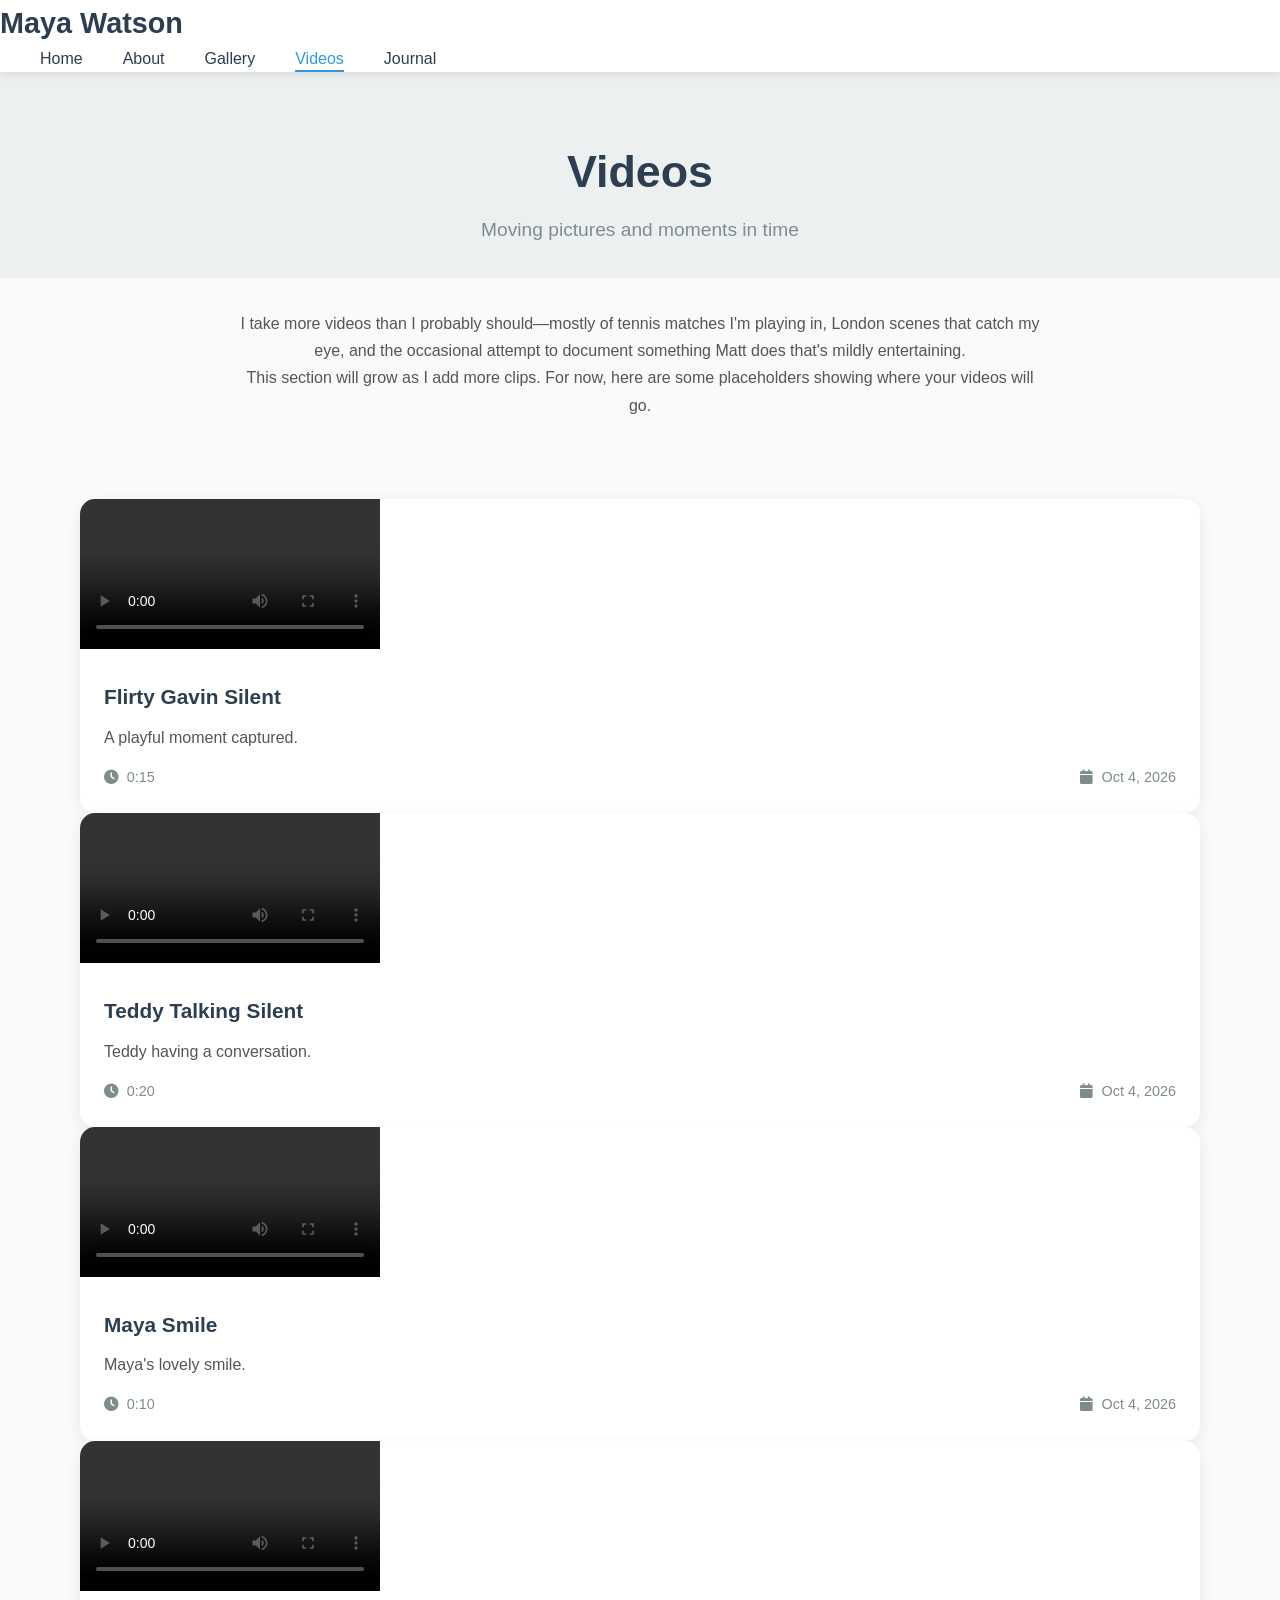
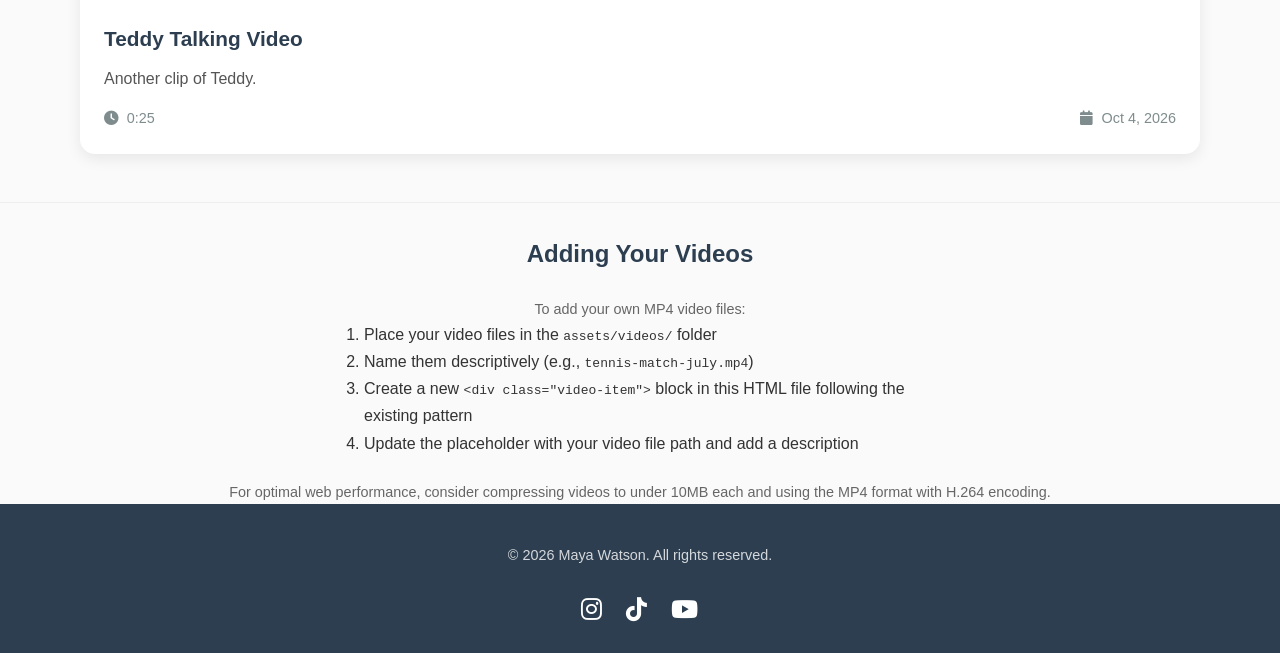
<file: videos.html>
<!DOCTYPE html>
<html lang="en">
<head>
    <meta charset="UTF-8">
    <meta name="viewport" content="width=device-width, initial-scale=1.0">
    <meta name="description" content="Video collection of Maya Watson showcasing tennis matches, London scenes, and fun moments.">
    <title>Maya's Videos</title>
    <link rel="stylesheet" href="assets/css/style.css">
    <link rel="stylesheet" href="https://cdnjs.cloudflare.com/ajax/libs/font-awesome/6.4.0/css/all.min.css">
</head>
<body>
    <a href="#skip-target" class="skip-link">Skip to main content</a>
    <header>
        <nav>
            <div class="logo">Maya Watson</div>
            <ul class="nav-links">
                <li><a href="index.html">Home</a></li>
                <li><a href="about.html">About</a></li>
                <li><a href="gallery.html">Gallery</a></li>
                <li><a href="videos.html" class="active">Videos</a></li>
                <li><a href="journal.html">Journal</a></li>
            </ul>
            <div class="mobile-menu-icon">
                <i class="fas fa-bars"></i>
            </div>
        </nav>
        <div class="mobile-menu">
            <ul>
                <li><a href="index.html">Home</a></li>
                <li><a href="about.html">About</a></li>
                <li><a href="gallery.html">Gallery</a></li>
                <li><a href="videos.html">Videos</a></li>
                <li><a href="journal.html">Journal</a></li>
            </ul>
        </div>
    </header>
    <div id="skip-target"></div>

    <section class="page-header fade-in-up delay-1">
        <div class="container">
            <h1>Videos</h1>
            <p>Moving pictures and moments in time</p>
        </div>
    </section>

    <section class="videos-intro fade-in-up delay-2">
        <div class="container">
            <p>I take more videos than I probably should—mostly of tennis matches I'm playing in, London scenes that catch my eye, and the occasional attempt to document something Matt does that's mildly entertaining.</p>
            <p>This section will grow as I add more clips. For now, here are some placeholders showing where your videos will go.</p>
        </div>
    </section>

    <section class="video-grid fade-in-up delay-3">
        <div class="container">
            <div class="video-item">
                <video controls>
                    <source src="assets/videos/flirty_gavin_silent.mp4" type="video/mp4">
                    Your browser does not support the video tag.
                </video>
                <div class="video-info">
                    <h3>Flirty Gavin Silent</h3>
                    <p>A playful moment captured.</p>
                    <div class="video-meta">
                        <span><i class="fas fa-clock"></i> 0:15</span>
                        <span><i class="fas fa-calendar"></i> Oct 4, 2026</span>
                    </div>
                </div>
            </div>
            <div class="video-item">
                <video controls>
                    <source src="assets/videos/teddy_talking_silent.mp4" type="video/mp4">
                    Your browser does not support the video tag.
                </video>
                <div class="video-info">
                    <h3>Teddy Talking Silent</h3>
                    <p>Teddy having a conversation.</p>
                    <div class="video-meta">
                        <span><i class="fas fa-clock"></i> 0:20</span>
                        <span><i class="fas fa-calendar"></i> Oct 4, 2026</span>
                    </div>
                </div>
            </div>
            <div class="video-item">
                <video controls>
                    <source src="assets/videos/mayasmile.mp4" type="video/mp4">
                    Your browser does not support the video tag.
                </video>
                <div class="video-info">
                    <h3>Maya Smile</h3>
                    <p>Maya's lovely smile.</p>
                    <div class="video-meta">
                        <span><i class="fas fa-clock"></i> 0:10</span>
                        <span><i class="fas fa-calendar"></i> Oct 4, 2026</span>
                    </div>
                </div>
            </div>
            <div class="video-item">
                <video controls>
                    <source src="assets/videos/teddy_talking_video.mp4" type="video/mp4">
                    Your browser does not support the video tag.
                </video>
                <div class="video-info">
                    <h3>Teddy Talking Video</h3>
                    <p>Another clip of Teddy.</p>
                    <div class="video-meta">
                        <span><i class="fas fa-clock"></i> 0:25</span>
                        <span><i class="fas fa-calendar"></i> Oct 4, 2026</span>
                    </div>
                </div>
            </div>
        </div>
    </section>

    <section class="add-videos-note fade-in-up delay-4">
        <div class="container">
            <h2>Adding Your Videos</h2>
            <p>To add your own MP4 video files:</p>
            <ol>
                <li>Place your video files in the <code>assets/videos/</code> folder</li>
                <li>Name them descriptively (e.g., <code>tennis-match-july.mp4</code>)</li>
                <li>Create a new <code>&lt;div class="video-item"&gt;</code> block in this HTML file following the existing pattern</li>
                <li>Update the placeholder with your video file path and add a description</li>
            </ol>
            <p>For optimal web performance, consider compressing videos to under 10MB each and using the MP4 format with H.264 encoding.</p>
        </div>
    </section>

    <footer>
        <div class="container">
            <p>&copy; 2026 Maya Watson. All rights reserved.</p>
                        <div class="social-links">
                      <a aria-label="Instagram" href="https://instagram.com/doggy142142"><i class="fab fa-instagram"></i></a>
   <a aria-label="TikTok" href="https://tiktok.com/@Mayaxxxx52"><i class="fab fa-tiktok"></i></a>
   <a aria-label="YouTube" href="https://youtube.com/@Mayaxxxx52"><i class="fab fa-youtube"></i></a>
            </div>
        </div>
    </footer>

    <script src="assets/js/main.js"></script>
</body>
</html>
</file>
<file: assets/css/style.css>
/* Reset and base styles */
* {
    margin: 0;
    padding: 0;
    box-sizing: border-box;
}

html {
    scroll-behavior: smooth;
}

body {
    font-family: 'Segoe UI', Tahoma, Geneva, Verdana, sans-serif;
    line-height: 1.6;
    color: #333;
    background-color: #fafafa;
}

.container {
    width: 90%;
    max-width: 1200px;
    margin: 0 auto;
    padding: 0 1rem;
}

/* Header and Navigation */
header {
    background-color: rgba(255, 255, 255, 0.95);
    backdrop-filter: blur(10px);
    position: sticky;
    top: 0;
    z-index: 1000;
    box-shadow: 0 2px 10px rgba(0,0,0,0.1);
}

.nav-content {
    display: flex;
    justify-content: space-between;
    align-items: center;
    height: 70px;
}

.logo {
    font-size: 1.8rem;
    font-weight: bold;
    color: #2c3e50;
    text-decoration: none;
}

.nav-links {
    display: flex;
    list-style: none;
}

.nav-links li {
    margin-left: 2.5rem;
}

.nav-links a {
    text-decoration: none;
    color: #2c3e50;
    font-weight: 500;
    transition: color 0.3s;
    position: relative;
}

.nav-links a:hover {
    color: #3498db;
}

.nav-links a.active {
    color: #3498db;
}

.nav-links a.active::after {
    content: '';
    position: absolute;
    bottom: -5px;
    left: 0;
    width: 100%;
    height: 2px;
    background-color: #3498db;
}

.mobile-menu-icon {
    display: none;
    font-size: 1.5rem;
    cursor: pointer;
}

.mobile-menu {
    display: none;
    position: absolute;
    top: 70px;
    right: 0;
    background-color: white;
    border-radius: 0 0 10px 10px;
    box-shadow: 0 5px 15px rgba(0,0,0,0.1);
    overflow: hidden;
}

.mobile-menu ul {
    list-style: none;
}

.mobile-menu li {
    border-top: 1px solid #eee;
}

.mobile-menu li a {
    display: block;
    padding: 1rem;
    text-align: center;
    text-decoration: none;
    color: #2c3e50;
    transition: background-color 0.3s;
}

.mobile-menu li a:hover {
    background-color: #f0f0f0;
}

/* Hero Section */
.hero {
    background: linear-gradient(135deg, #6a11cb 0%, #2575fc 100%);
    color: white;
    text-align: center;
    padding: 8rem 2rem 6rem;
    position: relative;
    overflow: hidden;
}

.hero::before {
    content: '';
    position: absolute;
    top: -50%;
    left: -50%;
    width: 200%;
    height: 200%;
    background: radial-gradient(circle, rgba(255,255,255,0.1) 0%, transparent 20%);
    animation: float 6s ease-in-out infinite;
}

@keyframes float {
    0%, 100% { transform: translateY(0px) rotate(0deg); }
    50% { transform: translateY(-20px) rotate(5deg); }
}

.hero-content {
    max-width: 800px;
    margin: 0 auto;
    position: relative;
    z-index: 2;
}

.hero h1 {
    font-size: 3.5rem;
    margin-bottom: 1rem;
    text-shadow: 0 2px 4px rgba(0,0,0,0.3);
}

.tagline {
    font-size: 1.4rem;
    margin-bottom: 2rem;
    opacity: 0.9;
}

.hero-buttons {
    display: flex;
    justify-content: center;
    gap: 1.5rem;
    flex-wrap: wrap;
}

.btn-primary, .btn-secondary {
    display: inline-block;
    padding: 1rem 2.5rem;
    border-radius: 50px;
    font-weight: 600;
    text-decoration: none;
    transition: all 0.3s ease;
    border: none;
    cursor: pointer;
    font-size: 1.1rem;
}

.btn-primary {
    background-color: white;
    color: #2575fc;
    box-shadow: 0 4px 15px rgba(0,0,0,0.2);
}

.btn-primary:hover {
    background-color: #f0f0f0;
    transform: translateY(-3px);
}

.btn-secondary {
    background-color: rgba(255,255,255,0.2);
    color: white;
    border: 2px solid white;
}

.btn-secondary:hover {
    background-color: rgba(255,255,255,0.3);
    transform: translateY(-3px);
}

/* Intro Section */
.intro {
    background-color: white;
    padding: 5rem 2rem;
}

.intro h2 {
    text-align: center;
    margin-bottom: 2rem;
    color: #2c3e50;
}

.intro p {
    max-width: 800px;
    margin: 0 auto 1.5rem auto;
    text-align: center;
    color: #555;
    line-height: 1.8;
}

/* Highlights Section */
.highlights {
    background-color: #f8f9fa;
    padding: 5rem 2rem;
}

.highlights h2 {
    text-align: center;
    margin-bottom: 3rem;
    color: #2c3e50;
    font-size: 2.5rem;
}

.highlight-cards {
    display: grid;
    grid-template-columns: repeat(auto-fit, minmax(280px, 1fr));
    gap: 2rem;
}

.card {
    background-color: white;
    border-radius: 15px;
    padding: 2.5rem;
    text-align: center;
    box-shadow: 0 5px 15px rgba(0,0,0,0.08);
    transition: transform 0.3s, box-shadow 0.3s;
}

.card:hover {
    transform: translateY(-10px);
    box-shadow: 0 10px 25px rgba(0,0,0,0.15);
}

.highlight-icon {
    font-size: 3rem;
    margin-bottom: 1.5rem;
    color: #3498db;
}

.card h3 {
    margin-bottom: 1rem;
    color: #2c3e50;
    font-size: 1.4rem;
}

/* Page Header */
.page-header {
    background-color: #ecf0f1;
    text-align: center;
    padding: 4rem 2rem 2rem;
}

.page-header h1 {
    color: #2c3e50;
    font-size: 2.8rem;
    margin-bottom: 0.5rem;
}

.page-header p {
    color: #7f8c8d;
    font-size: 1.2rem;
    max-width: 700px;
    margin: 0 auto;
}

/* About Section */
.about-content {
    display: grid;
    grid-template-columns: 1fr 1fr;
    gap: 3rem;
    align-items: start;
    margin-top: 3rem;
}

.about-text h2 {
    color: #2c3e50;
    margin-bottom: 1.5rem;
}

.about-text p {
    margin-bottom: 1.5rem;
    line-height: 1.7;
    color: #444;
}

.voice-guide {
    margin-top: 3rem;
    padding-top: 2rem;
    border-top: 1px solid #eee;
}

.voice-guide h2 {
    color: #2c3e50;
    margin-bottom: 1.5rem;
}

.voice-principles {
    display: grid;
    gap: 1.5rem;
    margin-top: 1.5rem;
}

.principle h3 {
    color: #2c3e50;
    margin-bottom: 0.5rem;
    display: flex;
    align-items: center;
    gap: 0.5rem;
}

.principle h3::before {
    content: '';
    width: 8px;
    height: 8px;
    background-color: #3498db;
    border-radius: 50%;
}

.principle p {
    color: #555;
    line-height: 1.6;
}

.voice-note {
    margin-top: 2rem;
    padding-top: 1.5rem;
    border-top: 1px dashed #bbb;
    font-style: italic;
    color: #666;
    font-size: 0.95rem;
}

.about-image {
    display: flex;
    justify-content: center;
    align-items: center;
}

.placeholder-image {
    width: 250px;
    height: 250px;
    background-color: #ecf0f1;
    border-radius: 50%;
    display: flex;
    flex-direction: column;
    justify-content: center;
    align-items: center;
    color: #7f8c8d;
}

.about-photo {
    width: 250px;
    height: 250px;
    border-radius: 50%;
    object-fit: cover;
    box-shadow: 0 5px 15px rgba(0,0,0,0.1);
}

.placeholder-icon {
    font-size: 3rem;
    margin-bottom: 1rem;
}

/* Gallery Section */
.gallery-intro {
    text-align: center;
    margin-bottom: 3rem;
    padding: 2rem 0;
}

.gallery-intro p {
    max-width: 800px;
    margin: 0 auto;
    color: #555;
    line-height: 1.7;
}

.albums h2, .recent-photos h2 {
    text-align: center;
    margin-bottom: 2rem;
    color: #2c3e50;
}

.album-grid {
    display: grid;
    grid-template-columns: repeat(auto-fit, minmax(260px, 1fr));
    gap: 2rem;
}

.album {
    position: relative;
    border-radius: 15px;
    overflow: hidden;
    box-shadow: 0 5px 15px rgba(0,0,0,0.1);
    transition: transform 0.3s, box-shadow 0.3s;
}

.album:hover {
    transform: translateY(-5px);
    box-shadow: 0 10px 25px rgba(0,0,0,0.15);
}

.album img {
    width: 100%;
    height: 300px;
    object-fit: cover;
    transition: transform 0.5s;
}

.album:hover img {
    transform: scale(1.05);
}

.album-overlay {
    position: absolute;
    bottom: 0;
    left: 0;
    right: 0;
    background: linear-gradient(to top, rgba(0,0,0,0.7), transparent);
    color: white;
    padding: 1.5rem;
    text-align: center;
}

.album-overlay h3 {
    margin-bottom: 0.5rem;
    font-size: 1.3rem;
}

.album-overlay p {
    font-size: 0.9rem;
    opacity: 0.9;
}

.album-count {
    display: block;
    margin-top: 1rem;
    font-size: 0.85rem;
    opacity: 0.8;
}

.photo-grid {
    display: grid;
    grid-template-columns: repeat(auto-fit, minmax(200px, 1fr));
    gap: 1.5rem;
    margin-top: 2rem;
}

.photo-item {
    position: relative;
    border-radius: 10px;
    overflow: hidden;
    box-shadow: 0 3px 10px rgba(0,0,0,0.1);
    transition: transform 0.3s;
}

.photo-item:hover {
    transform: translateY(-5px);
}

.photo-item img {
    width: 100%;
    height: 280px;
    object-fit: cover;
    transition: transform 0.4s;
}

.photo-item:hover img {
    transform: scale(1.05);
}

.photo-overlay {
    position: absolute;
    bottom: 0;
    left: 0;
    right: 0;
    background: rgba(0,0,0,0.6);
    color: white;
    padding: 1rem;
    text-align: center;
    opacity: 0;
    transition: opacity 0.3s;
}

.photo-item:hover .photo-overlay {
    opacity: 1;
}

.photo-overlay h4 {
    margin-bottom: 0.5rem;
    font-size: 1rem;
}

.photo-overlay p {
    font-size: 0.85rem;
}

/* Videos Section */
.videos-intro {
    text-align: center;
    margin-bottom: 3rem;
    padding: 2rem 0;
}

.videos-intro p {
    max-width: 800px;
    margin: 0 auto;
    color: #555;
    line-height: 1.7;
}

.video-grid {
    display: grid;
    grid-template-columns: repeat(auto-fit, minmax(300px, 1fr));
    gap: 2rem;
    margin-top: 2rem;
}

.video-item {
    background-color: white;
    border-radius: 15px;
    overflow: hidden;
    box-shadow: 0 5px 15px rgba(0,0,0,0.08);
    transition: transform 0.3s, box-shadow 0.3s;
}

.video-item:hover {
    transform: translateY(-5px);
    box-shadow: 0 10px 25px rgba(0,0,0,0.15);
}

.video-placeholder {
    width: 100%;
    height: 200px;
    background-color: #ecf0f1;
    display: flex;
    flex-direction: column;
    justify-content: center;
    align-items: center;
    color: #7f8c8d;
}

.video-icon {
    font-size: 3rem;
    margin-bottom: 1rem;
}

.video-placeholder span {
    font-size: 1.1rem;
    font-weight: 500;
}

.video-info {
    padding: 1.5rem;
}

.video-info h3 {
    margin-bottom: 0.75rem;
    color: #2c3e50;
    font-size: 1.3rem;
}

.video-info p {
    margin-bottom: 1rem;
    color: #555;
    line-height: 1.5;
}

.video-meta {
    display: flex;
    justify-content: space-between;
    font-size: 0.9rem;
    color: #7f8c8d;
}

.video-meta i {
    margin-right: 0.3rem;
}

.add-videos-note {
    margin-top: 3rem;
    padding-top: 2rem;
    border-top: 1px solid #eee;
}

.add-videos-note h2 {
    text-align: center;
    margin-bottom: 1.5rem;
    color: #2c3e50;
}

.add-videos-note ol {
    max-width: 600px;
    margin: 0 auto 1.5rem auto;
    padding-left: 1.5rem;
    line-height: 1.7;
}

.add-videos-note p {
    text-align: center;
    color: #666;
    font-size: 0.9rem;
}

/* Journal Section */
.journal-intro {
    text-align: center;
    margin-bottom: 3rem;
    padding: 2rem 0;
}

.journal-intro p {
    max-width: 800px;
    margin: 0 auto;
    color: #555;
    line-height: 1.7;
}

.journal-posts {
    margin-top: 2rem;
}

.post {
    background-color: white;
    border-radius: 15px;
    padding: 2rem;
    margin-bottom: 2rem;
    box-shadow: 0 3px 15px rgba(0,0,0,0.08);
    transition: transform 0.3s, box-shadow 0.3s;
}

.post:hover {
    transform: translateY(-3px);
    box-shadow: 0 8px 20px rgba(0,0,0,0.12);
}

.post-date {
    display: inline-block;
    background-color: #3498db;
    color: white;
    padding: 0.3rem 0.8rem;
    border-radius: 20px;
    font-size: 0.85rem;
    margin-bottom: 1rem;
}

.post h3 {
    color: #2c3e50;
    margin-bottom: 1rem;
    font-size: 1.4rem;
}

.post p {
    color: #444;
    line-height: 1.7;
    margin-bottom: 1.5rem;
}

.post em {
    display: block;
    margin-top: 1rem;
    font-style: italic;
    color: #666;
    font-size: 0.95rem;
}

.add-posts-note {
    margin-top: 3rem;
    padding-top: 2rem;
    border-top: 1px solid #eee;
    text-align: center;
}

.add-posts-note h2 {
    margin-bottom: 1.5rem;
    color: #2c3e50;
}

.add-posts-note ol {
    max-width: 600px;
    margin: 0 auto;
    text-align: left;
    padding-left: 1.5rem;
    line-height: 1.7;
}

.add-posts-note p {
    margin-top: 1.5rem;
    color: #666;
    font-size: 0.9rem;
}

/* Footer */
footer {
    background-color: #2c3e50;
    color: white;
    padding: 2.5rem 2rem 1.5rem;
}

footer .container {
    display: flex;
    flex-direction: column;
    align-items: center;
    gap: 1.5rem;
}

footer p {
    font-size: 0.9rem;
    opacity: 0.8;
}

.social-links {
    display: flex;
    gap: 1.5rem;
}

.social-links a {
    font-size: 1.5rem;
    color: white;
    transition: color 0.3s, transform 0.3s;
}

.social-links a:hover {
    color: #3498db;
    transform: translateY(-3px);
}

/* Animations */
@keyframes fadeInUp {
    from {
        opacity: 0;
        transform: translateY(30px);
    }
    to {
        opacity: 1;
        transform: translateY(0);
    }
}

.fade-in-up {
    opacity: 0;
    transform: translateY(30px);
}

.fade-in-up.visible {
    animation: fadeInUp 0.6s ease-out forwards;
}

.fade-in-up.delay-1 { animation-delay: 0.1s; }
.fade-in-up.delay-2 { animation-delay: 0.2s; }
.fade-in-up.delay-3 { animation-delay: 0.3s; }
.fade-in-up.delay-4 { animation-delay: 0.4s; }
.fade-in-up.delay-5 { animation-delay: 0.5s; }
.fade-in-up.delay-6 { animation-delay: 0.6s; }

/* Responsive Design */
@media (max-width: 768px) {
    .nav-links {
        display: none;
    }
    
    .mobile-menu-icon {
        display: block;
    }
    
    .mobile-menu.active {
        display: block;
    }
    
    .logo {
        font-size: 1.5rem;
    }
    
    .hero h1 {
        font-size: 2.8rem;
    }
    
    .tagline {
        font-size: 1.2rem;
    }
    
    .about-content,
    .voice-guide {
        grid-template-columns: 1fr;
    }
    
    .highlight-cards,
    .album-grid,
    .video-grid,
    .photo-grid {
        grid-template-columns: 1fr;
    }
    
    .nav-content {
        height: 60px;
    }
    
    .mobile-menu {
        top: 60px;
    }
}

@media (max-width: 480px) {
    .hero {
        padding: 6rem 1.5rem 4rem;
    }
    
    .hero h1 {
        font-size: 2.4rem;
    }
    
    .page-header h1 {
        font-size: 2.2rem;
    }
    
    .btn-primary, .btn-secondary {
        padding: 0.8rem 1.8rem;
        font-size: 1rem;
    }
    
    .hero-buttons {
        flex-direction: column;
    }
}

/* Little Miss Naughty image */
.little-miss-image {
    max-width: 150px;
    height: auto;
    margin: 1rem 0;
    border-radius: 8px;
    box-shadow: 0 4px 8px rgba(0,0,0,0.1);
}

/* Featured Images Section */
.featured-images {
    background-color: #f8f9fa;
    padding: 4rem 2rem;
}

.images-grid {
    display: grid;
    grid-template-columns: repeat(auto-fit, minmax(250px, 1fr));
    gap: 1.5rem;
    margin-top: 2rem;
}

.featured-image {
    width: 250px;
    height: 250px;
    border-radius: 12px;
    box-shadow: 0 5px 15px rgba(0,0,0,0.1);
    transition: transform 0.3s, box-shadow 0.3s;
    object-fit: cover;
    display: block;
    margin: 0 auto;
}

.featured-image:hover {
    transform: translateY(-5px);
    box-shadow: 0 10px 25px rgba(0,0,0,0.15);
}

/* Responsive design for featured images */
@media (max-width: 768px) {
    .images-grid {
        grid-template-columns: repeat(auto-fit, minmax(200px, 1fr));
    }
}

@media (max-width: 480px) {
    .images-grid {
        grid-template-columns: 1fr;
    }
}
/* Skip link for accessibility */
.skip-link {
  position: absolute;
  left: -999px;
  top: auto;
  width: 1px;
  height: 1px;
  overflow: hidden;
}
.skip-link:focus {
  left: auto;
  top: auto;
  width: auto;
  height: auto;
  overflow: visible;
  background: #000;
  color: #fff;
  padding: 10px;
  z-index: 100;
}
</file>
